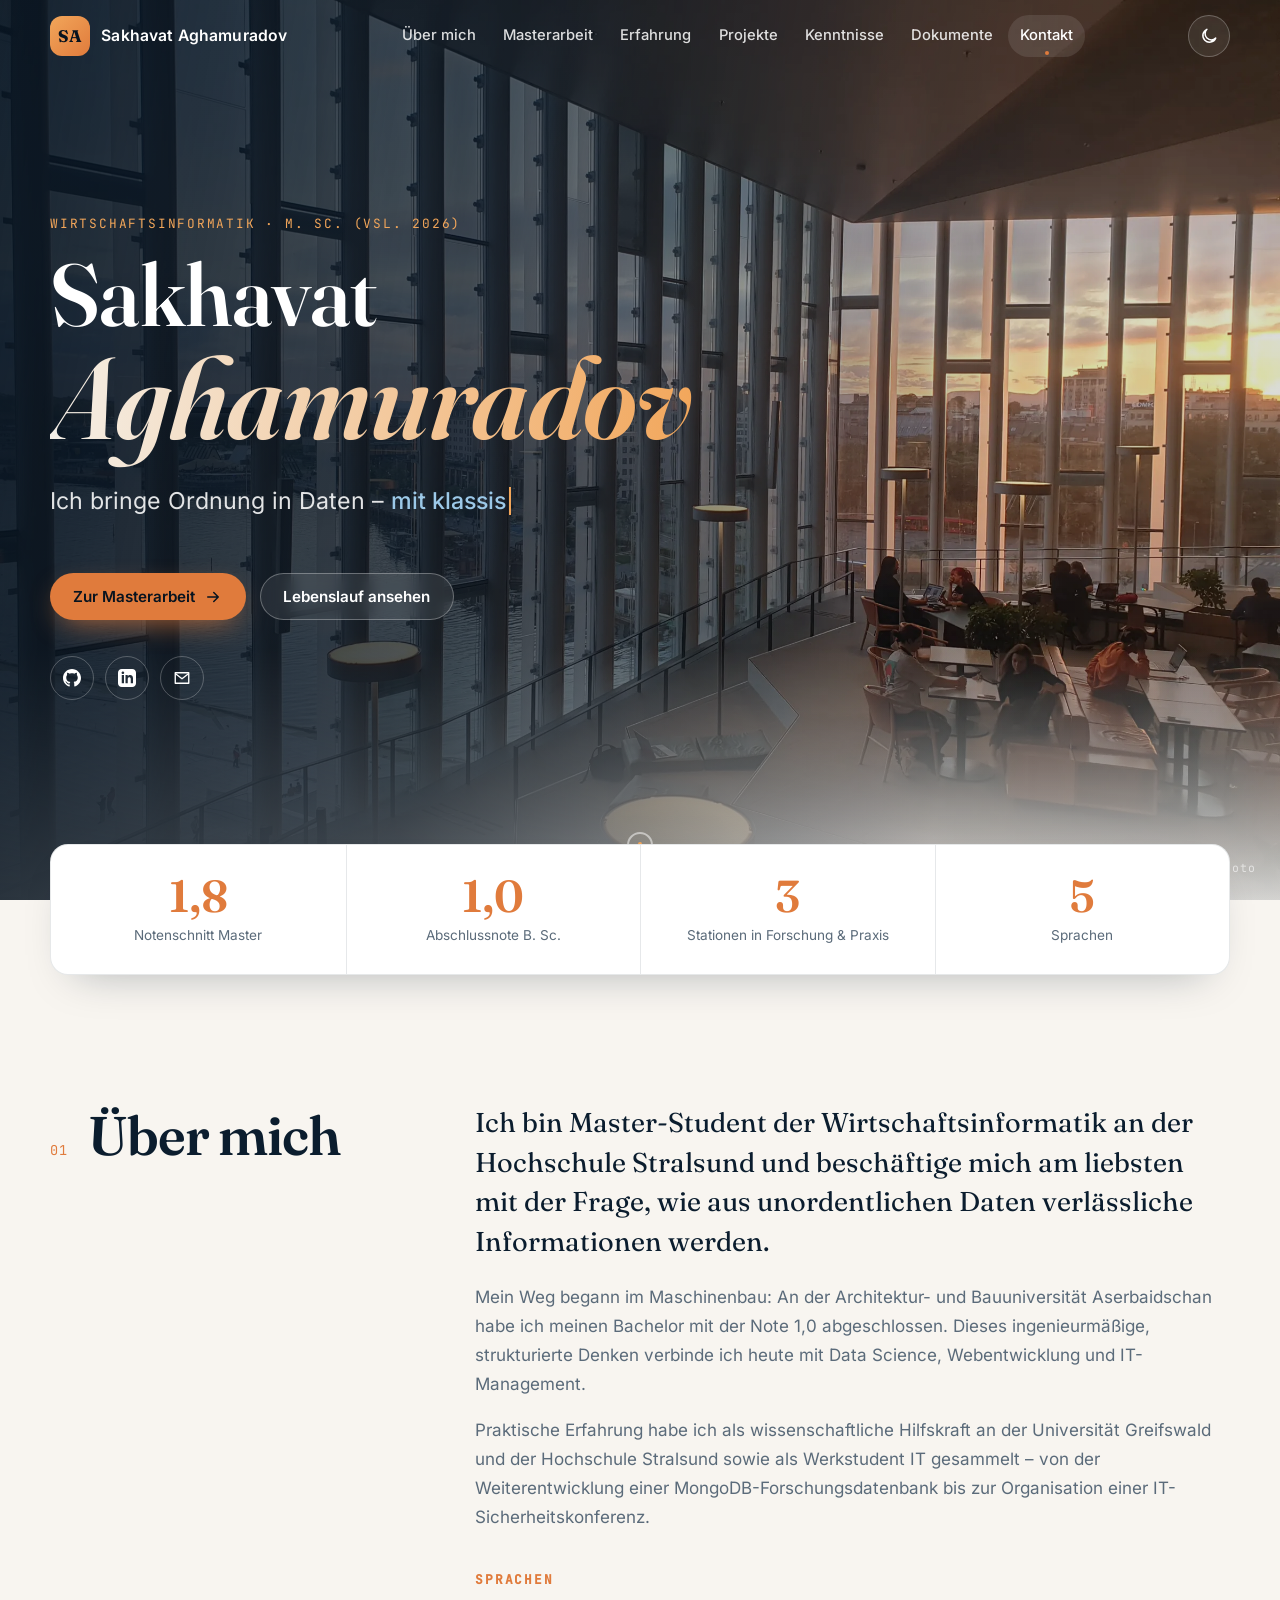
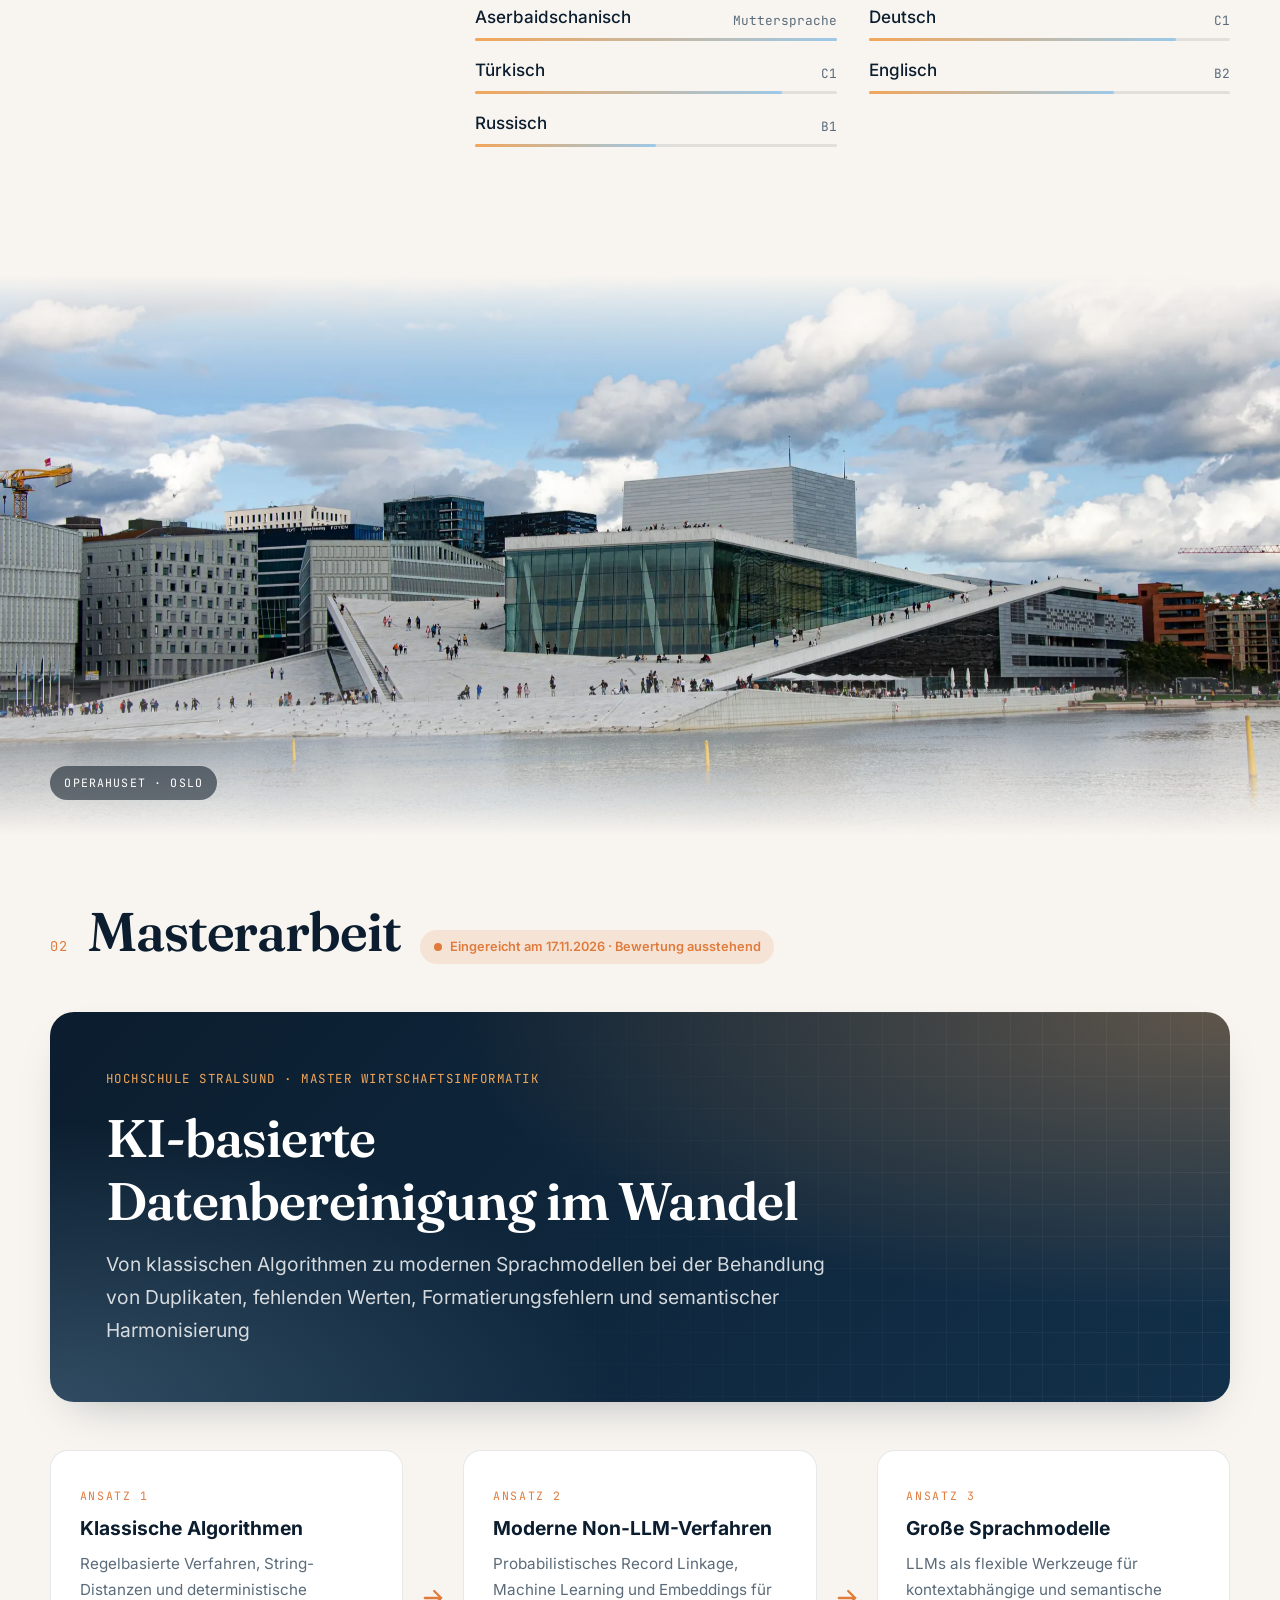
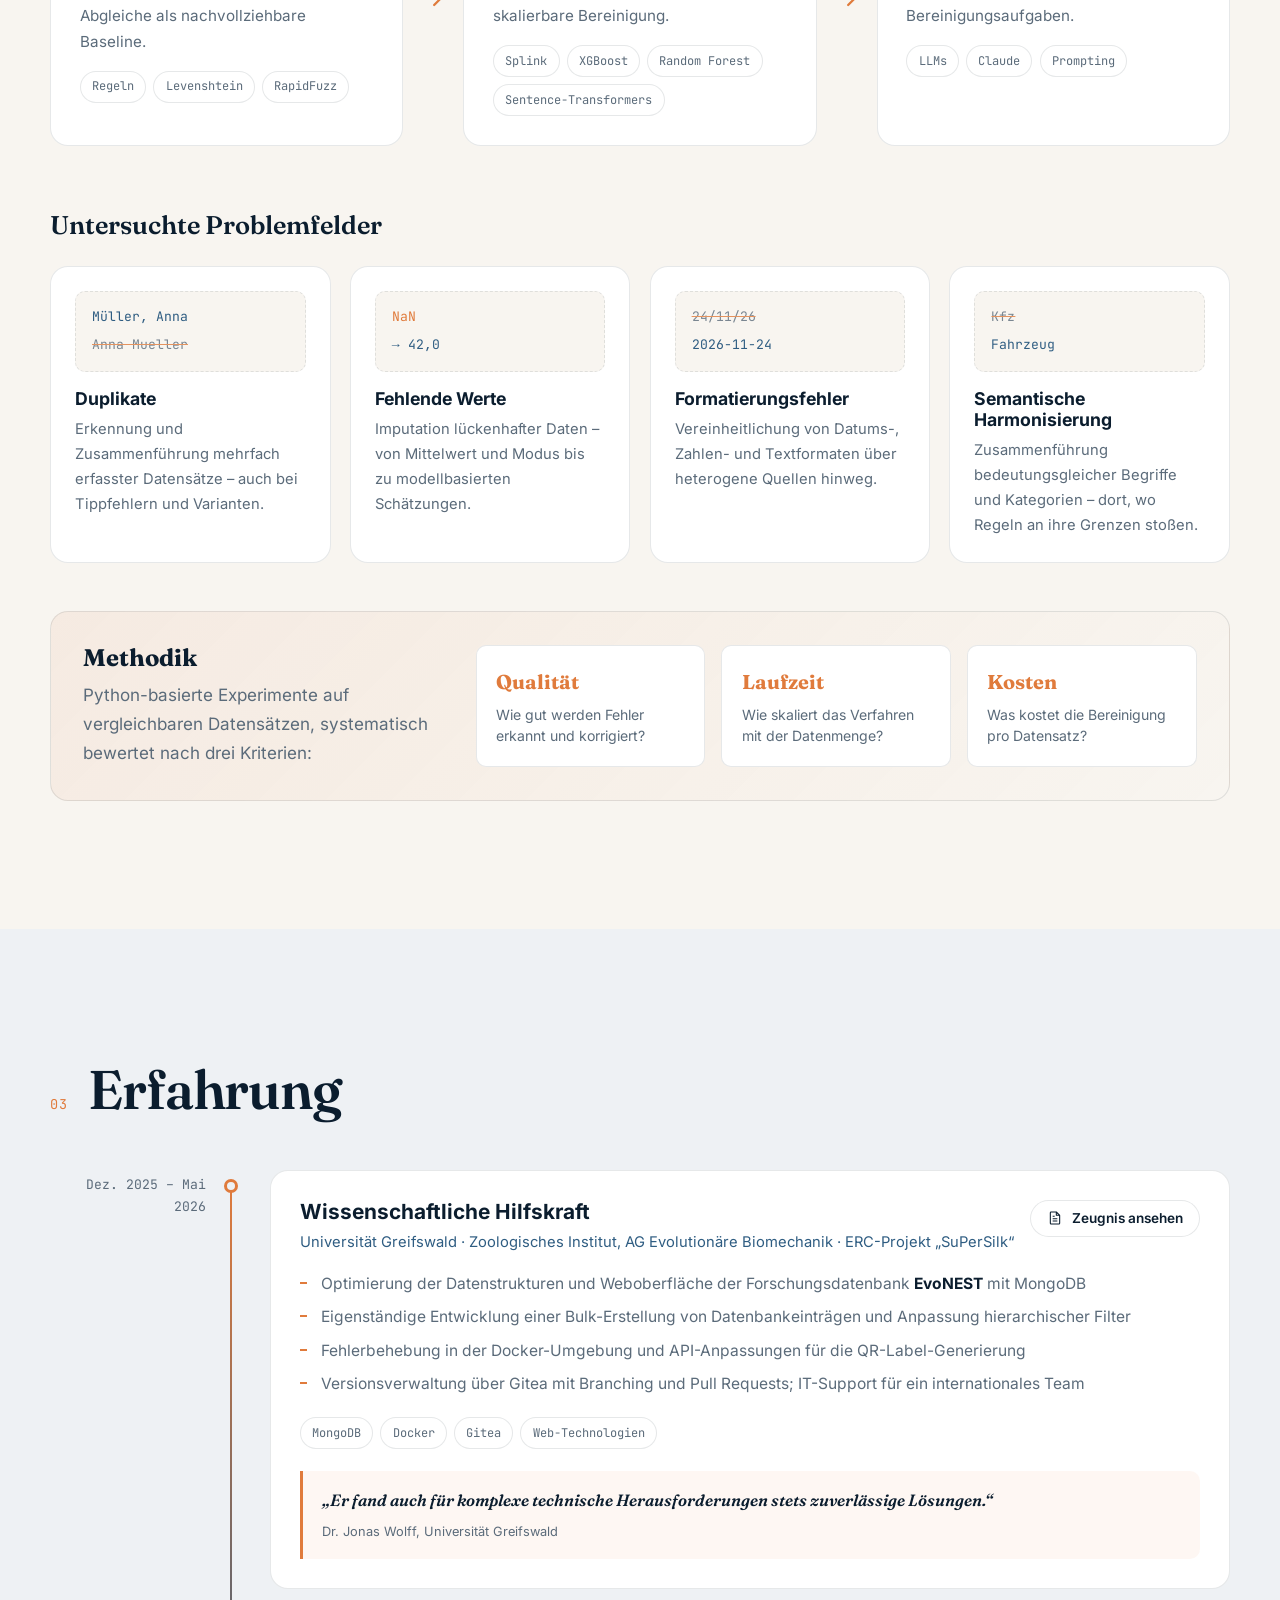
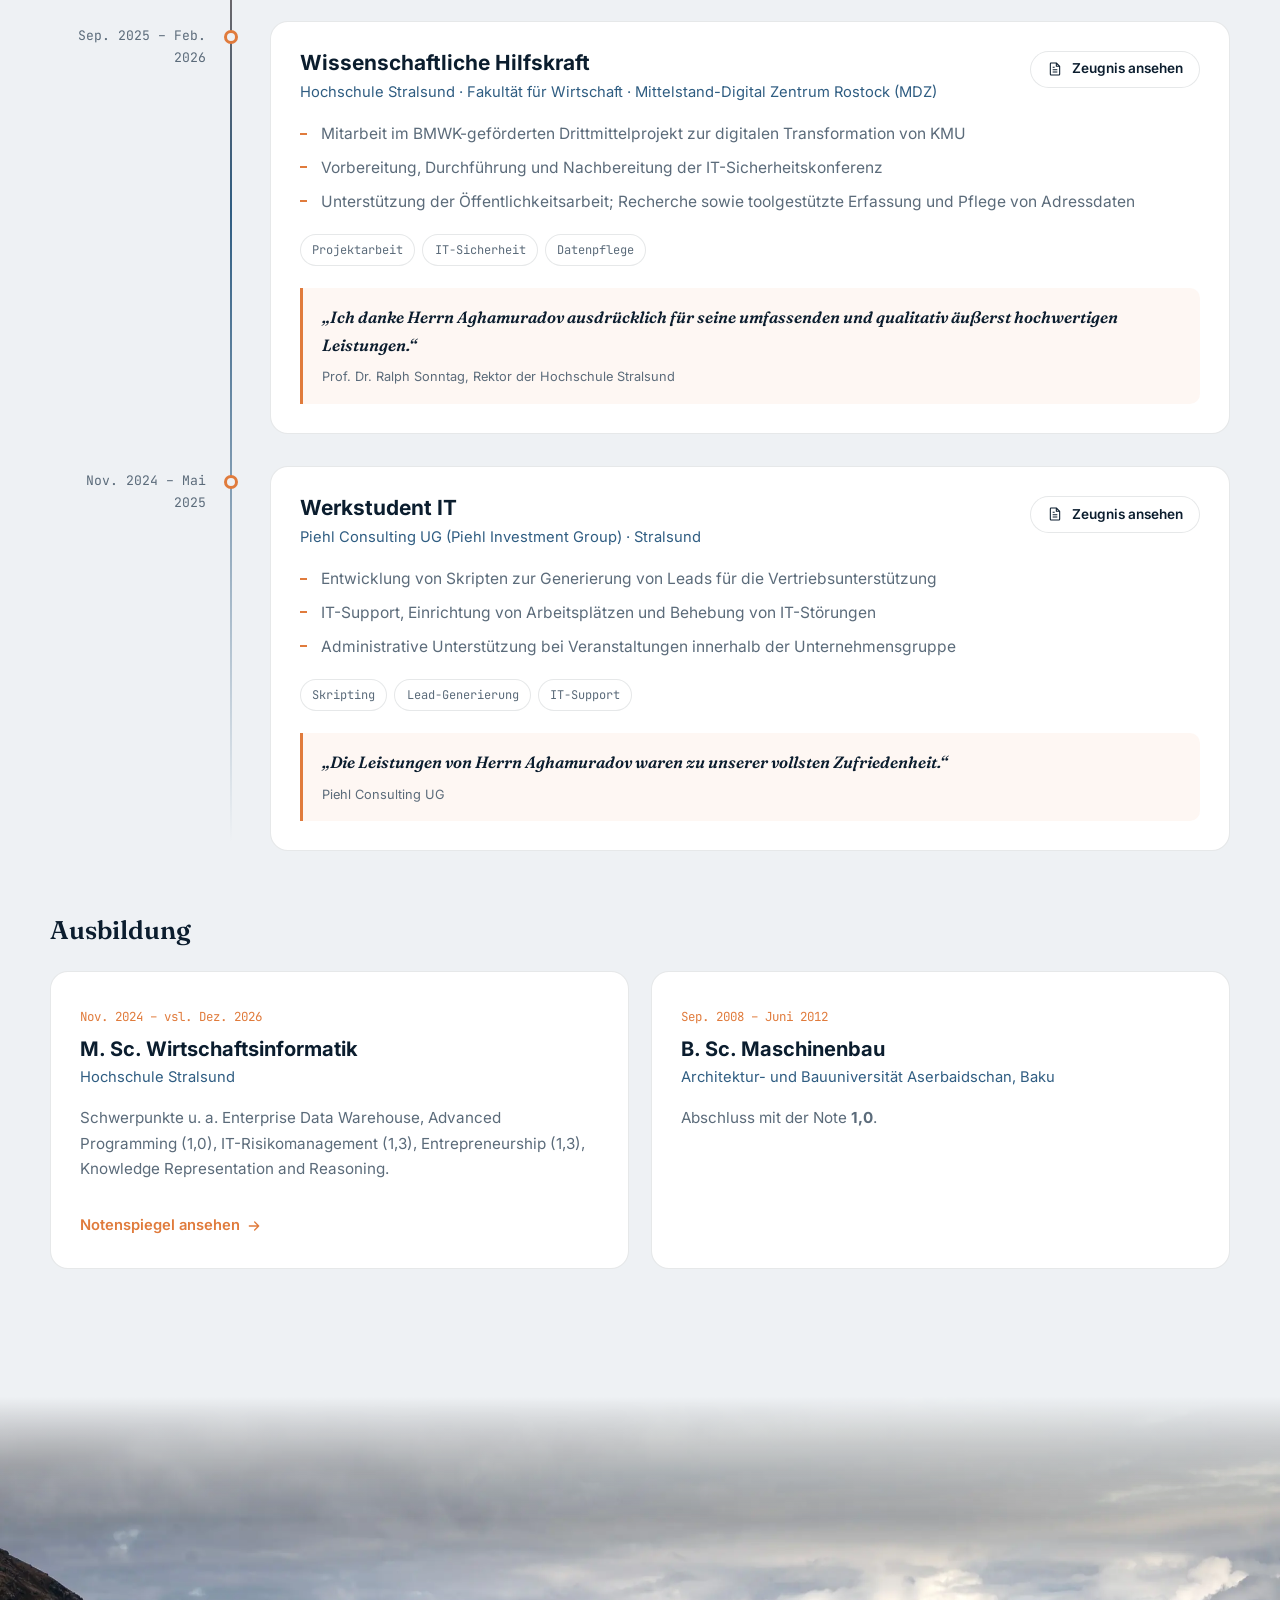
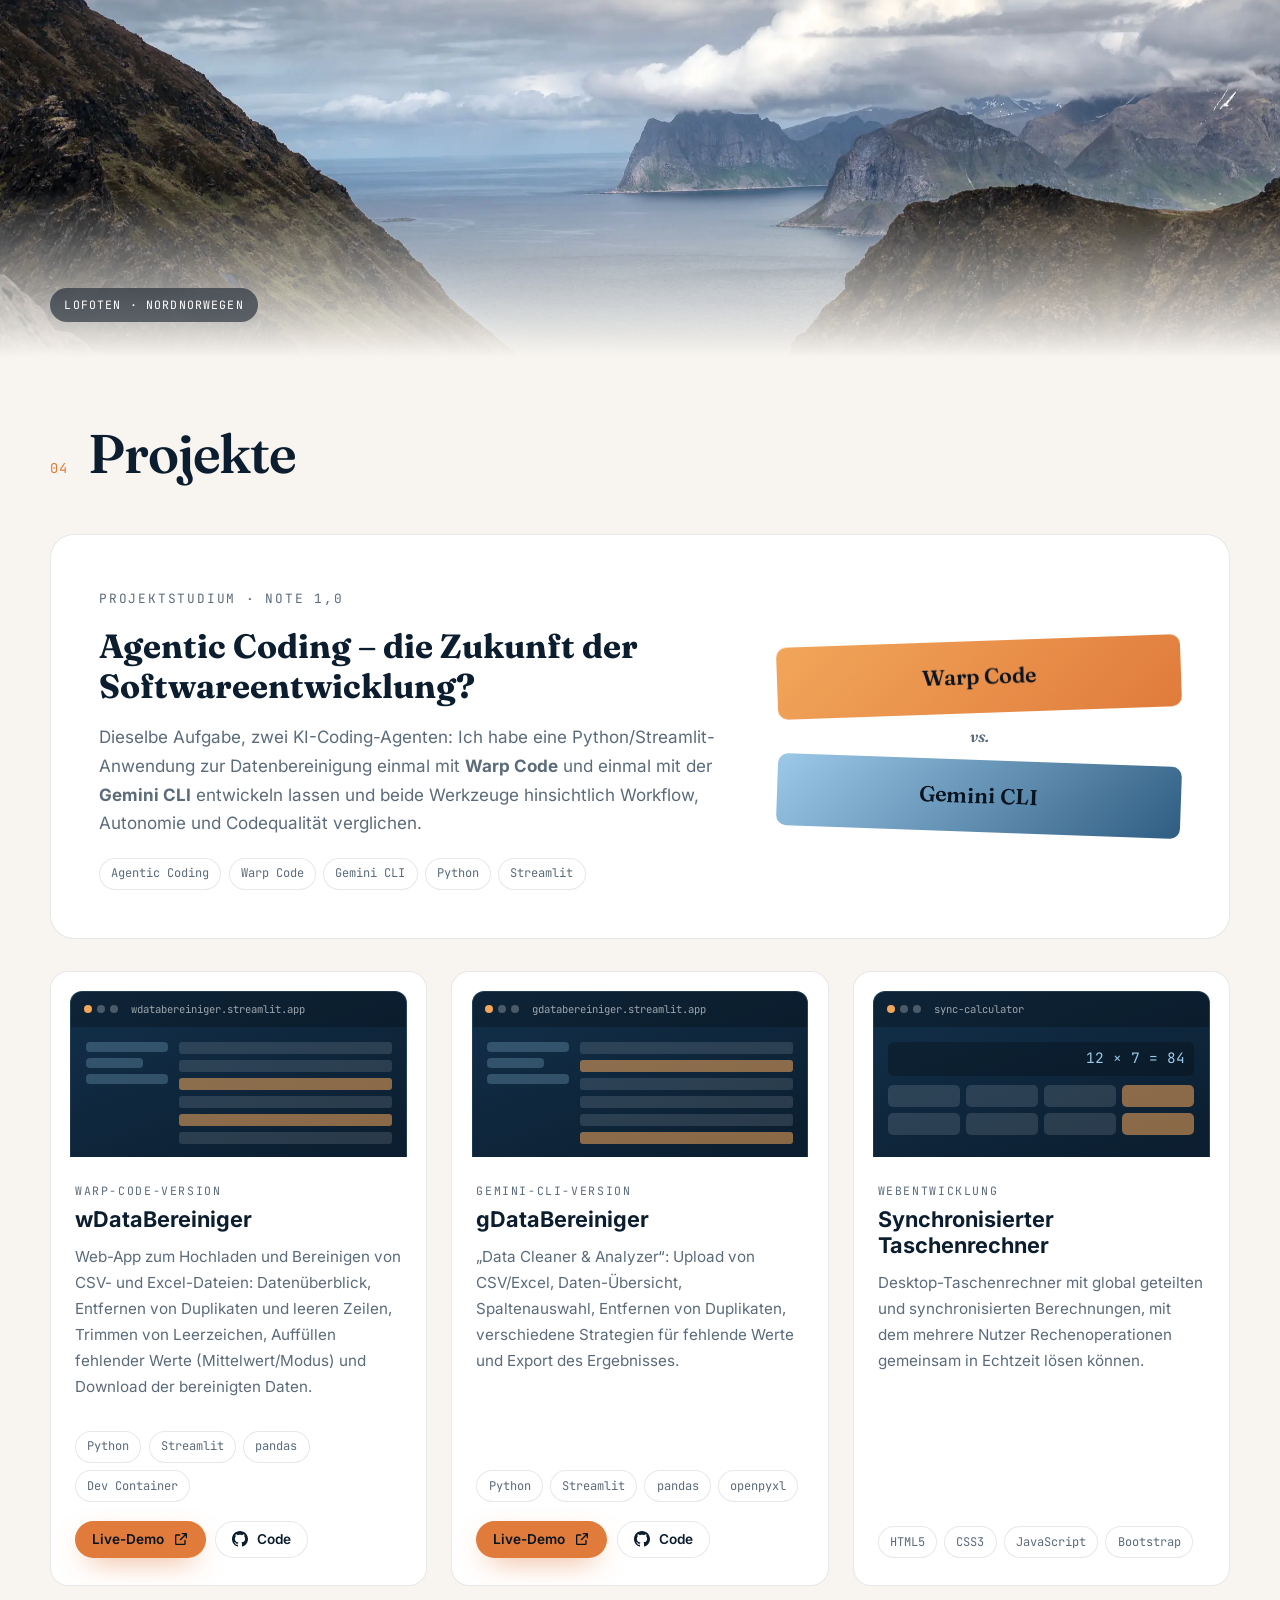
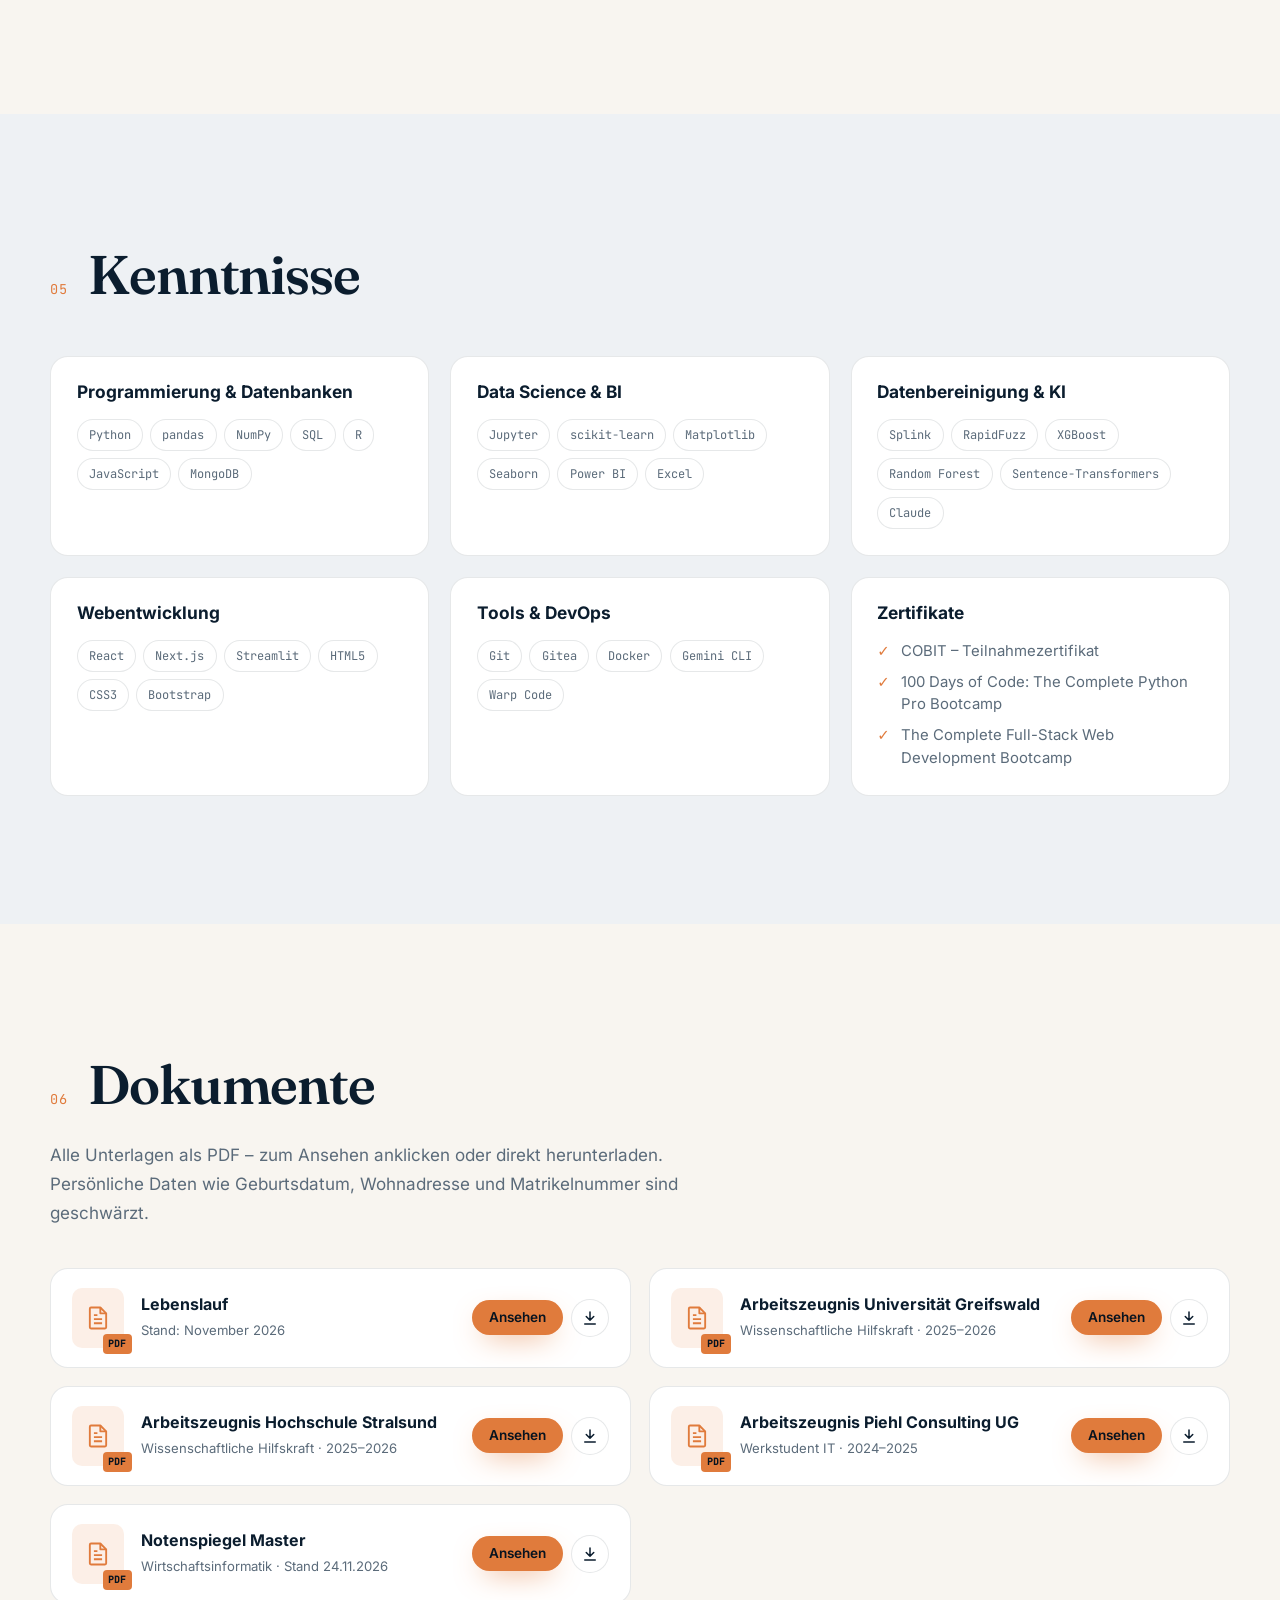
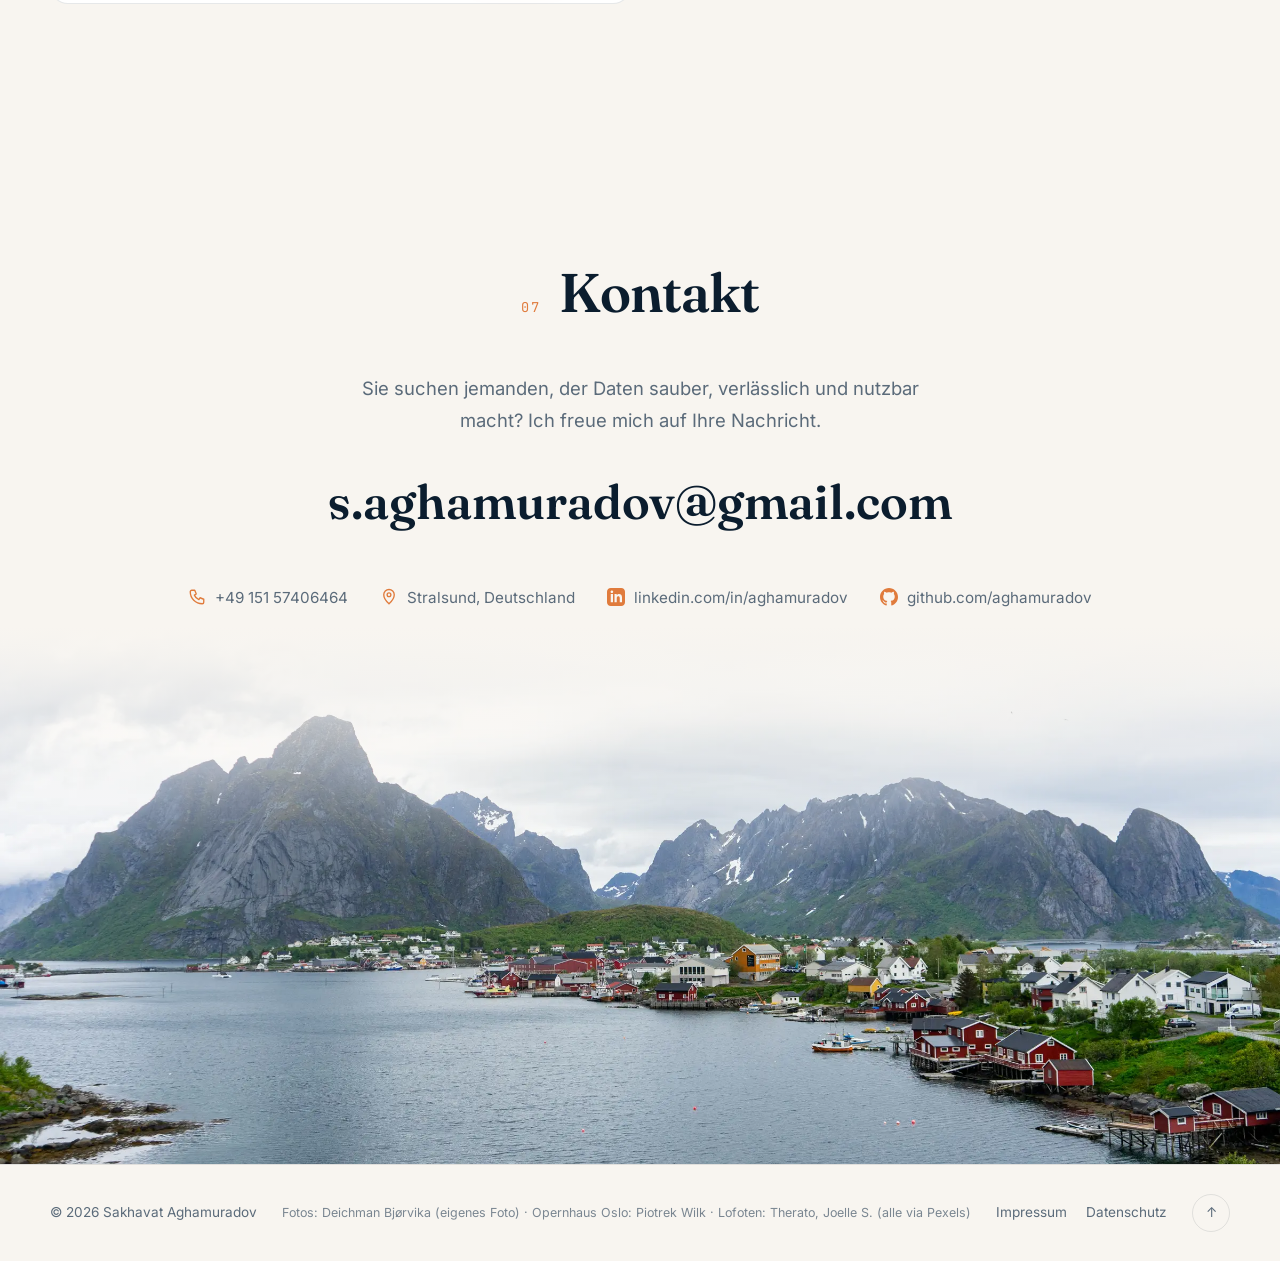
<file: index.html>
<!DOCTYPE html>
<html lang="de">
<head>
    <meta charset="UTF-8">
    <meta name="viewport" content="width=device-width, initial-scale=1.0">
    <title>Sakhavat Aghamuradov | Wirtschaftsinformatik · Datenbereinigung & KI</title>
    <meta name="description" content="Portfolio von Sakhavat Aghamuradov – Master-Student der Wirtschaftsinformatik an der Hochschule Stralsund mit Fokus auf KI-basierte Datenbereinigung, Data Science und Webentwicklung.">
    <meta name="author" content="Sakhavat Aghamuradov">
    <meta name="theme-color" content="#0b1d2e">
    <meta property="og:title" content="Sakhavat Aghamuradov – Portfolio">
    <meta property="og:description" content="Wirtschaftsinformatik · Datenbereinigung & KI · Data Science">
    <meta property="og:type" content="website">
    <meta property="og:url" content="https://aghamuradov.github.io/Portfolio/">
    <meta property="og:image" content="https://aghamuradov.github.io/Portfolio/assets/img/hero-sm.jpg">
    <link rel="icon" href="assets/img/favicon.svg" type="image/svg+xml">
    <link rel="stylesheet" href="fonts.css">
    <link rel="preload" as="image" href="assets/img/hero.webp" type="image/webp">
    <link rel="stylesheet" href="style.css">
    <script>
        (function () {
            var t = localStorage.getItem('theme');
            if (!t) t = window.matchMedia('(prefers-color-scheme: light)').matches ? 'light' : 'dark';
            document.documentElement.setAttribute('data-theme', t);
        })();
    </script>
</head>
<body>
    <a class="skip-link" href="#main">Zum Inhalt springen</a>

    <!-- Icons -->
    <svg width="0" height="0" style="position:absolute" aria-hidden="true">
        <defs>

            <symbol id="i-arrow" viewBox="0 0 24 24"><path fill="none" stroke="currentColor" stroke-width="2" stroke-linecap="round" stroke-linejoin="round" d="M5 12h14M13 6l6 6-6 6"/></symbol>
            <symbol id="i-external" viewBox="0 0 24 24"><path fill="none" stroke="currentColor" stroke-width="2" stroke-linecap="round" stroke-linejoin="round" d="M14 4h6v6M20 4l-9 9M18 14v5a1 1 0 0 1-1 1H5a1 1 0 0 1-1-1V7a1 1 0 0 1 1-1h5"/></symbol>
            <symbol id="i-download" viewBox="0 0 24 24"><path fill="none" stroke="currentColor" stroke-width="2" stroke-linecap="round" stroke-linejoin="round" d="M12 4v11M7 10l5 5 5-5M5 20h14"/></symbol>
            <symbol id="i-file" viewBox="0 0 24 24"><path fill="none" stroke="currentColor" stroke-width="1.6" stroke-linejoin="round" d="M14 3H6a1 1 0 0 0-1 1v16a1 1 0 0 0 1 1h12a1 1 0 0 0 1-1V8z"/><path fill="none" stroke="currentColor" stroke-width="1.6" stroke-linejoin="round" d="M14 3v5h5M8.5 13h7M8.5 16.5h7M8.5 9.5h3"/></symbol>
            <symbol id="i-github" viewBox="0 0 24 24"><path fill="currentColor" d="M12 0c-6.626 0-12 5.373-12 12 0 5.302 3.438 9.8 8.207 11.387.599.111.793-.261.793-.577v-2.234c-3.338.726-4.033-1.416-4.033-1.416-.546-1.387-1.333-1.756-1.333-1.756-1.089-.745.083-.729.083-.729 1.205.084 1.839 1.237 1.839 1.237 1.07 1.834 2.807 1.304 3.492.997.107-.775.418-1.305.762-1.604-2.665-.305-5.467-1.334-5.467-5.931 0-1.311.469-2.381 1.236-3.221-.124-.303-.535-1.524.117-3.176 0 0 1.008-.322 3.301 1.23.957-.266 1.983-.399 3.003-.404 1.02.005 2.047.138 3.006.404 2.291-1.552 3.297-1.23 3.297-1.23.653 1.653.242 2.874.118 3.176.77.84 1.235 1.911 1.235 3.221 0 4.609-2.807 5.624-5.479 5.921.43.372.823 1.102.823 2.222v3.293c0 .319.192.694.801.576 4.765-1.589 8.199-6.086 8.199-11.386 0-6.627-5.373-12-12-12z"/></symbol>
            <symbol id="i-linkedin" viewBox="0 0 24 24"><path fill="currentColor" d="M19 0h-14c-2.761 0-5 2.239-5 5v14c0 2.761 2.239 5 5 5h14c2.762 0 5-2.239 5-5v-14c0-2.761-2.238-5-5-5zm-11 19h-3v-11h3v11zm-1.5-12.268c-.966 0-1.75-.79-1.75-1.764s.784-1.764 1.75-1.764 1.75.79 1.75 1.764-.783 1.764-1.75 1.764zm13.5 12.268h-3v-5.604c0-3.368-4-3.113-4 0v5.604h-3v-11h3v1.765c1.396-2.586 7-2.777 7 2.476v6.759z"/></symbol>
            <symbol id="i-mail" viewBox="0 0 24 24"><path fill="none" stroke="currentColor" stroke-width="1.8" stroke-linejoin="round" d="M3 5h18v14H3z"/><path fill="none" stroke="currentColor" stroke-width="1.8" stroke-linejoin="round" d="m3 6 9 7 9-7"/></symbol>
            <symbol id="i-phone" viewBox="0 0 24 24"><path fill="none" stroke="currentColor" stroke-width="1.8" stroke-linejoin="round" d="M5 3h4l2 5-2.5 1.5a11 11 0 0 0 6 6L16 13l5 2v4a2 2 0 0 1-2 2A16 16 0 0 1 3 5a2 2 0 0 1 2-2"/></symbol>
            <symbol id="i-pin" viewBox="0 0 24 24"><path fill="none" stroke="currentColor" stroke-width="1.8" d="M12 21s-7-6.2-7-12a7 7 0 0 1 14 0c0 5.8-7 12-7 12z"/><circle cx="12" cy="9" r="2.5" fill="none" stroke="currentColor" stroke-width="1.8"/></symbol>
            <symbol id="i-sun" viewBox="0 0 24 24"><circle cx="12" cy="12" r="4.5" fill="none" stroke="currentColor" stroke-width="1.8"/><path stroke="currentColor" stroke-width="1.8" stroke-linecap="round" d="M12 2v2M12 20v2M4.9 4.9l1.4 1.4M17.7 17.7l1.4 1.4M2 12h2M20 12h2M4.9 19.1l1.4-1.4M17.7 6.3l1.4-1.4"/></symbol>
            <symbol id="i-moon" viewBox="0 0 24 24"><path fill="none" stroke="currentColor" stroke-width="1.8" stroke-linejoin="round" d="M20 14.5A8 8 0 1 1 9.5 4a6.5 6.5 0 0 0 10.5 10.5z"/></symbol>
        </defs>
    </svg>

    <!-- Navigation -->
    <header class="nav" id="nav">
        <div class="container nav-inner">
            <a href="#home" class="logo" aria-label="Zum Seitenanfang">
                <span class="logo-mark">SA</span>
                <span class="logo-text">Sakhavat Aghamuradov</span>
            </a>
            <nav class="nav-links" id="nav-links" aria-label="Hauptnavigation">
                <a href="#about">Über mich</a>
                <a href="#thesis">Masterarbeit</a>
                <a href="#experience">Erfahrung</a>
                <a href="#projects">Projekte</a>
                <a href="#skills">Kenntnisse</a>
                <a href="#documents">Dokumente</a>
                <a href="#contact">Kontakt</a>
            </nav>
            <div class="nav-actions">
                <button class="icon-btn" id="theme-toggle" type="button" aria-label="Farbschema wechseln">
                    <svg class="ic-sun"><use href="#i-sun"/></svg>
                    <svg class="ic-moon"><use href="#i-moon"/></svg>
                </button>
                <button class="icon-btn burger" id="burger" type="button" aria-label="Menü öffnen" aria-expanded="false" aria-controls="nav-links">
                    <span></span><span></span><span></span>
                </button>
            </div>
        </div>
        <div class="scroll-progress" id="scroll-progress"></div>
    </header>

    <main id="main">
        <!-- Hero: Blick aus der Deichman-Bibliothek auf den Oslofjord -->
        <section id="home" class="hero">
            <picture class="hero-bg">
                <source media="(max-width: 800px)" srcset="assets/img/hero-sm.webp" type="image/webp">
                <source srcset="assets/img/hero.webp" type="image/webp">
                <img src="assets/img/hero.jpg" alt="Blick aus der Deichman-Bibliothek in Oslo bei Sonnenuntergang auf den Oslofjord" fetchpriority="high">
            </picture>
            <div class="hero-shade"></div>

            <div class="container hero-content">
                <p class="eyebrow reveal">Wirtschaftsinformatik · M. Sc. (vsl. 2026)</p>
                <h1 class="hero-title reveal">
                    <span class="hero-first">Sakhavat</span>
                    <span class="hero-last">Aghamuradov</span>
                </h1>
                <p class="hero-sub reveal">
                    Ich bringe Ordnung in Daten&nbsp;–
                    <span class="typed" id="typed" aria-live="polite">mit klassischen Algorithmen.</span>
                </p>
                <div class="hero-cta reveal">
                    <a href="#thesis" class="btn btn-primary">Zur Masterarbeit <svg><use href="#i-arrow"/></svg></a>
                    <a href="assets/docs/Lebenslauf_Sakhavat_Aghamuradov.pdf" class="btn btn-ghost" data-doc data-title="Lebenslauf">Lebenslauf ansehen</a>
                </div>
                <ul class="hero-social reveal">
                    <li><a href="https://github.com/aghamuradov" target="_blank" rel="noopener" aria-label="GitHub"><svg><use href="#i-github"/></svg></a></li>
                    <li><a href="https://linkedin.com/in/aghamuradov" target="_blank" rel="noopener" aria-label="LinkedIn"><svg><use href="#i-linkedin"/></svg></a></li>
                    <li><a href="mailto:s.aghamuradov@gmail.com" aria-label="E-Mail"><svg><use href="#i-mail"/></svg></a></li>
                </ul>
            </div>

            <p class="hero-caption">Deichman Bjørvika, Oslo · eigenes Foto</p>
            <a href="#about" class="scroll-cue" aria-label="Nach unten scrollen"><span></span></a>
        </section>

        <!-- Kennzahlen -->
        <section class="stats" aria-label="Kennzahlen">
            <div class="container stats-grid">
                <div class="stat reveal"><span class="stat-num" data-count="1.8" data-decimals="1">1,8</span><span class="stat-label">Notenschnitt Master</span></div>
                <div class="stat reveal"><span class="stat-num" data-count="1.0" data-decimals="1">1,0</span><span class="stat-label">Abschlussnote B. Sc.</span></div>
                <div class="stat reveal"><span class="stat-num" data-count="3">3</span><span class="stat-label">Stationen in Forschung &amp; Praxis</span></div>
                <div class="stat reveal"><span class="stat-num" data-count="5">5</span><span class="stat-label">Sprachen</span></div>
            </div>
        </section>

        <!-- Über mich -->
        <section id="about" class="section">
            <div class="container about-grid">
                <div class="section-head reveal">
                    <span class="section-index">01</span>
                    <h2>Über mich</h2>
                </div>
                <div class="about-text reveal">
                    <p class="lead">Ich bin Master-Student der Wirtschaftsinformatik an der Hochschule Stralsund und beschäftige mich am liebsten mit der Frage, wie aus unordentlichen Daten verlässliche Informationen werden.</p>
                    <p>Mein Weg begann im Maschinenbau: An der Architektur- und Bauuniversität Aserbaidschan habe ich meinen Bachelor mit der Note 1,0 abgeschlossen. Dieses ingenieurmäßige, strukturierte Denken verbinde ich heute mit Data Science, Webentwicklung und IT-Management.</p>
                    <p>Praktische Erfahrung habe ich als wissenschaftliche Hilfskraft an der Universität Greifswald und der Hochschule Stralsund sowie als Werkstudent IT gesammelt – von der Weiterentwicklung einer MongoDB-Forschungsdatenbank bis zur Organisation einer IT-Sicherheitskonferenz.</p>
                    <div class="languages">
                        <h3>Sprachen</h3>
                        <ul class="lang-list">
                            <li style="--w:100%"><span>Aserbaidschanisch</span><span class="lvl">Muttersprache</span></li>
                            <li style="--w:85%"><span>Deutsch</span><span class="lvl">C1</span></li>
                            <li style="--w:85%"><span>Türkisch</span><span class="lvl">C1</span></li>
                            <li style="--w:68%"><span>Englisch</span><span class="lvl">B2</span></li>
                            <li style="--w:50%"><span>Russisch</span><span class="lvl">B1</span></li>
                        </ul>
                    </div>
                </div>
            </div>
        </section>

        <!-- Fotoband: Oslo Opernhaus -->
        <figure class="photo-band">
            <picture>
                <source media="(max-width: 800px)" srcset="assets/img/oslo-opera-sm.webp" type="image/webp">
                <source srcset="assets/img/oslo-opera.webp" type="image/webp">
                <img src="assets/img/oslo-opera.jpg" alt="Das Opernhaus in Oslo mit seinem begehbaren Marmordach am Oslofjord" loading="lazy" decoding="async" data-parallax>
            </picture>
            <figcaption class="container"><span>Operahuset · Oslo</span></figcaption>
        </figure>

        <!-- Masterarbeit -->
        <section id="thesis" class="section section-thesis">
            <div class="container">
                <div class="section-head reveal">
                    <span class="section-index">02</span>
                    <h2>Masterarbeit</h2>
                    <span class="badge badge-live"><i></i> Eingereicht am 17.11.2026 · Bewertung ausstehend</span>
                </div>

                <div class="thesis-hero reveal">
                    <p class="thesis-kicker">Hochschule Stralsund · Master Wirtschaftsinformatik</p>
                    <h3 class="thesis-title">KI-basierte Datenbereinigung im Wandel</h3>
                    <p class="thesis-subtitle">Von klassischen Algorithmen zu modernen Sprachmodellen bei der Behandlung von Duplikaten, fehlenden Werten, Formatierungsfehlern und semantischer Harmonisierung</p>
                </div>

                <div class="thesis-flow">
                    <div class="flow-col reveal">
                        <span class="flow-step">Ansatz 1</span>
                        <h4>Klassische Algorithmen</h4>
                        <p>Regelbasierte Verfahren, String-Distanzen und deterministische Abgleiche als nachvollziehbare Baseline.</p>
                        <ul class="chips"><li>Regeln</li><li>Levenshtein</li><li>RapidFuzz</li></ul>
                    </div>
                    <div class="flow-arrow" aria-hidden="true"><svg><use href="#i-arrow"/></svg></div>
                    <div class="flow-col reveal">
                        <span class="flow-step">Ansatz 2</span>
                        <h4>Moderne Non-LLM-Verfahren</h4>
                        <p>Probabilistisches Record Linkage, Machine Learning und Embeddings für skalierbare Bereinigung.</p>
                        <ul class="chips"><li>Splink</li><li>XGBoost</li><li>Random Forest</li><li>Sentence-Transformers</li></ul>
                    </div>
                    <div class="flow-arrow" aria-hidden="true"><svg><use href="#i-arrow"/></svg></div>
                    <div class="flow-col reveal">
                        <span class="flow-step">Ansatz 3</span>
                        <h4>Große Sprachmodelle</h4>
                        <p>LLMs als flexible Werkzeuge für kontextabhängige und semantische Bereinigungsaufgaben.</p>
                        <ul class="chips"><li>LLMs</li><li>Claude</li><li>Prompting</li></ul>
                    </div>
                </div>

                <h4 class="sub-head reveal">Untersuchte Problemfelder</h4>
                <div class="problem-grid">
                    <article class="problem reveal">
                        <div class="problem-demo" aria-hidden="true"><span>Müller, Anna</span><span class="strike">Anna Mueller</span></div>
                        <h5>Duplikate</h5>
                        <p>Erkennung und Zusammenführung mehrfach erfasster Datensätze – auch bei Tippfehlern und Varianten.</p>
                    </article>
                    <article class="problem reveal">
                        <div class="problem-demo" aria-hidden="true"><span class="ghost">NaN</span><span>→ 42,0</span></div>
                        <h5>Fehlende Werte</h5>
                        <p>Imputation lückenhafter Daten – von Mittelwert und Modus bis zu modellbasierten Schätzungen.</p>
                    </article>
                    <article class="problem reveal">
                        <div class="problem-demo" aria-hidden="true"><span class="strike">24/11/26</span><span>2026-11-24</span></div>
                        <h5>Formatierungsfehler</h5>
                        <p>Vereinheitlichung von Datums-, Zahlen- und Textformaten über heterogene Quellen hinweg.</p>
                    </article>
                    <article class="problem reveal">
                        <div class="problem-demo" aria-hidden="true"><span class="strike">Kfz</span><span>Fahrzeug</span></div>
                        <h5>Semantische Harmonisierung</h5>
                        <p>Zusammenführung bedeutungsgleicher Begriffe und Kategorien – dort, wo Regeln an ihre Grenzen stoßen.</p>
                    </article>
                </div>

                <div class="thesis-eval reveal">
                    <div>
                        <h4>Methodik</h4>
                        <p>Python-basierte Experimente auf vergleichbaren Datensätzen, systematisch bewertet nach drei Kriterien:</p>
                    </div>
                    <ul class="eval-list">
                        <li><strong>Qualität</strong><span>Wie gut werden Fehler erkannt und korrigiert?</span></li>
                        <li><strong>Laufzeit</strong><span>Wie skaliert das Verfahren mit der Datenmenge?</span></li>
                        <li><strong>Kosten</strong><span>Was kostet die Bereinigung pro Datensatz?</span></li>
                    </ul>
                </div>
            </div>
        </section>

        <!-- Erfahrung -->
        <section id="experience" class="section section-alt">
            <div class="container">
                <div class="section-head reveal">
                    <span class="section-index">03</span>
                    <h2>Erfahrung</h2>
                </div>

                <ol class="timeline">
                    <li class="tl-item reveal">
                        <div class="tl-date">Dez. 2025 – Mai 2026</div>
                        <div class="tl-card">
                            <div class="tl-head">
                                <div>
                                    <h3>Wissenschaftliche Hilfskraft</h3>
                                    <p class="tl-org">Universität Greifswald · Zoologisches Institut, AG Evolutionäre Biomechanik · ERC-Projekt „SuPerSilk“</p>
                                </div>
                                <a href="assets/docs/Arbeitszeugnis_Universitaet_Greifswald.pdf" class="btn btn-small btn-ghost" data-doc data-title="Arbeitszeugnis – Universität Greifswald"><svg><use href="#i-file"/></svg> Zeugnis ansehen</a>
                            </div>
                            <ul class="tl-list">
                                <li>Optimierung der Datenstrukturen und Weboberfläche der Forschungsdatenbank <strong>EvoNEST</strong> mit MongoDB</li>
                                <li>Eigenständige Entwicklung einer Bulk-Erstellung von Datenbankeinträgen und Anpassung hierarchischer Filter</li>
                                <li>Fehlerbehebung in der Docker-Umgebung und API-Anpassungen für die QR-Label-Generierung</li>
                                <li>Versionsverwaltung über Gitea mit Branching und Pull Requests; IT-Support für ein internationales Team</li>
                            </ul>
                            <ul class="chips"><li>MongoDB</li><li>Docker</li><li>Gitea</li><li>Web-Technologien</li></ul>
                            <blockquote class="quote">„Er fand auch für komplexe technische Herausforderungen stets zuverlässige Lösungen.“<cite>Dr. Jonas Wolff, Universität Greifswald</cite></blockquote>
                        </div>
                    </li>

                    <li class="tl-item reveal">
                        <div class="tl-date">Sep. 2025 – Feb. 2026</div>
                        <div class="tl-card">
                            <div class="tl-head">
                                <div>
                                    <h3>Wissenschaftliche Hilfskraft</h3>
                                    <p class="tl-org">Hochschule Stralsund · Fakultät für Wirtschaft · Mittelstand-Digital Zentrum Rostock (MDZ)</p>
                                </div>
                                <a href="assets/docs/Arbeitszeugnis_Hochschule_Stralsund.pdf" class="btn btn-small btn-ghost" data-doc data-title="Arbeitszeugnis – Hochschule Stralsund"><svg><use href="#i-file"/></svg> Zeugnis ansehen</a>
                            </div>
                            <ul class="tl-list">
                                <li>Mitarbeit im BMWK-geförderten Drittmittelprojekt zur digitalen Transformation von KMU</li>
                                <li>Vorbereitung, Durchführung und Nachbereitung der IT-Sicherheitskonferenz</li>
                                <li>Unterstützung der Öffentlichkeitsarbeit; Recherche sowie toolgestützte Erfassung und Pflege von Adressdaten</li>
                            </ul>
                            <ul class="chips"><li>Projektarbeit</li><li>IT-Sicherheit</li><li>Datenpflege</li></ul>
                            <blockquote class="quote">„Ich danke Herrn Aghamuradov ausdrücklich für seine umfassenden und qualitativ äußerst hochwertigen Leistungen.“<cite>Prof. Dr. Ralph Sonntag, Rektor der Hochschule Stralsund</cite></blockquote>
                        </div>
                    </li>

                    <li class="tl-item reveal">
                        <div class="tl-date">Nov. 2024 – Mai 2025</div>
                        <div class="tl-card">
                            <div class="tl-head">
                                <div>
                                    <h3>Werkstudent IT</h3>
                                    <p class="tl-org">Piehl Consulting UG (Piehl Investment Group) · Stralsund</p>
                                </div>
                                <a href="assets/docs/Arbeitszeugnis_Piehl_Consulting.pdf" class="btn btn-small btn-ghost" data-doc data-title="Arbeitszeugnis – Piehl Consulting UG"><svg><use href="#i-file"/></svg> Zeugnis ansehen</a>
                            </div>
                            <ul class="tl-list">
                                <li>Entwicklung von Skripten zur Generierung von Leads für die Vertriebsunterstützung</li>
                                <li>IT-Support, Einrichtung von Arbeitsplätzen und Behebung von IT-Störungen</li>
                                <li>Administrative Unterstützung bei Veranstaltungen innerhalb der Unternehmensgruppe</li>
                            </ul>
                            <ul class="chips"><li>Skripting</li><li>Lead-Generierung</li><li>IT-Support</li></ul>
                            <blockquote class="quote">„Die Leistungen von Herrn Aghamuradov waren zu unserer vollsten Zufriedenheit.“<cite>Piehl Consulting UG</cite></blockquote>
                        </div>
                    </li>
                </ol>

                <h3 class="sub-head reveal">Ausbildung</h3>
                <div class="edu-grid">
                    <article class="edu reveal">
                        <span class="edu-date">Nov. 2024 – vsl. Dez. 2026</span>
                        <h4>M. Sc. Wirtschaftsinformatik</h4>
                        <p class="tl-org">Hochschule Stralsund</p>
                        <p>Schwerpunkte u. a. Enterprise Data Warehouse, Advanced Programming (1,0), IT-Risikomanagement (1,3), Entrepreneurship (1,3), Knowledge Representation and Reasoning.</p>
                        <a href="assets/docs/Notenspiegel_Master_Wirtschaftsinformatik.pdf" class="link-arrow" data-doc data-title="Notenspiegel – Master Wirtschaftsinformatik">Notenspiegel ansehen <svg><use href="#i-arrow"/></svg></a>
                    </article>
                    <article class="edu reveal">
                        <span class="edu-date">Sep. 2008 – Juni 2012</span>
                        <h4>B. Sc. Maschinenbau</h4>
                        <p class="tl-org">Architektur- und Bauuniversität Aserbaidschan, Baku</p>
                        <p>Abschluss mit der Note <strong>1,0</strong>.</p>
                    </article>
                </div>
            </div>
        </section>

        <!-- Fotoband: Lofoten -->
        <figure class="photo-band from-alt">
            <picture>
                <source media="(max-width: 800px)" srcset="assets/img/lofoten-fjord-sm.webp" type="image/webp">
                <source srcset="assets/img/lofoten-fjord.webp" type="image/webp">
                <img src="assets/img/lofoten-fjord.jpg" alt="Blick zwischen grünen Berghängen auf das Meer und die Felsen der Lofoten" loading="lazy" decoding="async" data-parallax>
            </picture>
            <figcaption class="container"><span>Lofoten · Nordnorwegen</span></figcaption>
        </figure>

        <!-- Projekte -->
        <section id="projects" class="section">
            <div class="container">
                <div class="section-head reveal">
                    <span class="section-index">04</span>
                    <h2>Projekte</h2>
                </div>

                <article class="project-feature reveal">
                    <div class="pf-text">
                        <p class="eyebrow">Projektstudium · Note 1,0</p>
                        <h3>Agentic Coding – die Zukunft der Softwareentwicklung?</h3>
                        <p>Dieselbe Aufgabe, zwei KI-Coding-Agenten: Ich habe eine Python/Streamlit-Anwendung zur Datenbereinigung einmal mit <strong>Warp Code</strong> und einmal mit der <strong>Gemini CLI</strong> entwickeln lassen und beide Werkzeuge hinsichtlich Workflow, Autonomie und Codequalität verglichen.</p>
                        <ul class="chips"><li>Agentic Coding</li><li>Warp Code</li><li>Gemini CLI</li><li>Python</li><li>Streamlit</li></ul>
                    </div>
                    <div class="pf-versus" aria-hidden="true">
                        <span class="vs-a">Warp Code</span>
                        <span class="vs-x">vs.</span>
                        <span class="vs-b">Gemini CLI</span>
                    </div>
                </article>

                <div class="project-grid">
                    <article class="project reveal">
                        <div class="project-window" aria-hidden="true">
                            <div class="pw-bar"><i></i><i></i><i></i><span>wdatabereiniger.streamlit.app</span></div>
                            <div class="pw-body">
                                <div class="pw-side"><b></b><b></b><b></b></div>
                                <div class="pw-table"><b></b><b></b><b class="bad"></b><b></b><b class="bad"></b><b></b></div>
                            </div>
                        </div>
                        <div class="project-body">
                            <p class="eyebrow">Warp-Code-Version</p>
                            <h3>wDataBereiniger</h3>
                            <p>Web-App zum Hochladen und Bereinigen von CSV- und Excel-Dateien: Datenüberblick, Entfernen von Duplikaten und leeren Zeilen, Trimmen von Leerzeichen, Auffüllen fehlender Werte (Mittelwert/Modus) und Download der bereinigten Daten.</p>
                            <ul class="chips"><li>Python</li><li>Streamlit</li><li>pandas</li><li>Dev Container</li></ul>
                            <div class="project-links">
                                <a class="btn btn-primary btn-small" href="https://wdatabereiniger.streamlit.app/" target="_blank" rel="noopener">Live-Demo <svg><use href="#i-external"/></svg></a>
                                <a class="btn btn-ghost btn-small" href="https://github.com/aghamuradov/wDataBereiniger" target="_blank" rel="noopener"><svg><use href="#i-github"/></svg> Code</a>
                            </div>
                        </div>
                    </article>

                    <article class="project reveal">
                        <div class="project-window" aria-hidden="true">
                            <div class="pw-bar"><i></i><i></i><i></i><span>gdatabereiniger.streamlit.app</span></div>
                            <div class="pw-body">
                                <div class="pw-side"><b></b><b></b><b></b></div>
                                <div class="pw-table"><b></b><b class="bad"></b><b></b><b></b><b></b><b class="bad"></b></div>
                            </div>
                        </div>
                        <div class="project-body">
                            <p class="eyebrow">Gemini-CLI-Version</p>
                            <h3>gDataBereiniger</h3>
                            <p>„Data Cleaner &amp; Analyzer“: Upload von CSV/Excel, Daten-Übersicht, Spaltenauswahl, Entfernen von Duplikaten, verschiedene Strategien für fehlende Werte und Export des Ergebnisses.</p>
                            <ul class="chips"><li>Python</li><li>Streamlit</li><li>pandas</li><li>openpyxl</li></ul>
                            <div class="project-links">
                                <a class="btn btn-primary btn-small" href="https://gdatabereiniger.streamlit.app/" target="_blank" rel="noopener">Live-Demo <svg><use href="#i-external"/></svg></a>
                                <a class="btn btn-ghost btn-small" href="https://github.com/aghamuradov/gDataBereiniger" target="_blank" rel="noopener"><svg><use href="#i-github"/></svg> Code</a>
                            </div>
                        </div>
                    </article>

                    <article class="project reveal">
                        <div class="project-window calc" aria-hidden="true">
                            <div class="pw-bar"><i></i><i></i><i></i><span>sync-calculator</span></div>
                            <div class="pw-calc"><span class="calc-screen">12 × 7 = 84</span><span class="calc-keys"><b></b><b></b><b></b><b></b><b></b><b></b><b></b><b></b></span></div>
                        </div>
                        <div class="project-body">
                            <p class="eyebrow">Webentwicklung</p>
                            <h3>Synchronisierter Taschenrechner</h3>
                            <p>Desktop-Taschenrechner mit global geteilten und synchronisierten Berechnungen, mit dem mehrere Nutzer Rechenoperationen gemeinsam in Echtzeit lösen können.</p>
                            <ul class="chips"><li>HTML5</li><li>CSS3</li><li>JavaScript</li><li>Bootstrap</li></ul>
                        </div>
                    </article>
                </div>
            </div>
        </section>

        <!-- Kenntnisse -->
        <section id="skills" class="section section-alt">
            <div class="container">
                <div class="section-head reveal">
                    <span class="section-index">05</span>
                    <h2>Kenntnisse</h2>
                </div>
                <div class="skills-grid">
                    <div class="skill reveal">
                        <h3>Programmierung &amp; Datenbanken</h3>
                        <ul class="chips"><li>Python</li><li>pandas</li><li>NumPy</li><li>SQL</li><li>R</li><li>JavaScript</li><li>MongoDB</li></ul>
                    </div>
                    <div class="skill reveal">
                        <h3>Data Science &amp; BI</h3>
                        <ul class="chips"><li>Jupyter</li><li>scikit-learn</li><li>Matplotlib</li><li>Seaborn</li><li>Power BI</li><li>Excel</li></ul>
                    </div>
                    <div class="skill reveal">
                        <h3>Datenbereinigung &amp; KI</h3>
                        <ul class="chips"><li>Splink</li><li>RapidFuzz</li><li>XGBoost</li><li>Random Forest</li><li>Sentence-Transformers</li><li>Claude</li></ul>
                    </div>
                    <div class="skill reveal">
                        <h3>Webentwicklung</h3>
                        <ul class="chips"><li>React</li><li>Next.js</li><li>Streamlit</li><li>HTML5</li><li>CSS3</li><li>Bootstrap</li></ul>
                    </div>
                    <div class="skill reveal">
                        <h3>Tools &amp; DevOps</h3>
                        <ul class="chips"><li>Git</li><li>Gitea</li><li>Docker</li><li>Gemini CLI</li><li>Warp Code</li></ul>
                    </div>
                    <div class="skill reveal">
                        <h3>Zertifikate</h3>
                        <ul class="cert-list">
                            <li>COBIT – Teilnahmezertifikat</li>
                            <li>100 Days of Code: The Complete Python Pro Bootcamp</li>
                            <li>The Complete Full-Stack Web Development Bootcamp</li>
                        </ul>
                    </div>
                </div>
            </div>
        </section>

        <!-- Dokumente -->
        <section id="documents" class="section section-docs">
            <div class="container">
                <div class="section-head reveal">
                    <span class="section-index">06</span>
                    <h2>Dokumente</h2>
                </div>
                <p class="section-intro reveal">Alle Unterlagen als PDF – zum Ansehen anklicken oder direkt herunterladen. Persönliche Daten wie Geburtsdatum, Wohnadresse und Matrikelnummer sind geschwärzt.</p>

                <div class="doc-grid">
                    <article class="doc reveal">
                        <div class="doc-icon"><svg><use href="#i-file"/></svg><span>PDF</span></div>
                        <div class="doc-body">
                            <h3>Lebenslauf</h3>
                            <p>Stand: November 2026</p>
                        </div>
                        <div class="doc-actions">
                            <a href="assets/docs/Lebenslauf_Sakhavat_Aghamuradov.pdf" data-doc data-title="Lebenslauf" class="btn btn-small btn-primary">Ansehen</a>
                            <a href="assets/docs/Lebenslauf_Sakhavat_Aghamuradov.pdf" download class="icon-btn" aria-label="Lebenslauf herunterladen"><svg><use href="#i-download"/></svg></a>
                        </div>
                    </article>
                    <article class="doc reveal">
                        <div class="doc-icon"><svg><use href="#i-file"/></svg><span>PDF</span></div>
                        <div class="doc-body">
                            <h3>Arbeitszeugnis Universität Greifswald</h3>
                            <p>Wissenschaftliche Hilfskraft · 2025–2026</p>
                        </div>
                        <div class="doc-actions">
                            <a href="assets/docs/Arbeitszeugnis_Universitaet_Greifswald.pdf" data-doc data-title="Arbeitszeugnis – Universität Greifswald" class="btn btn-small btn-primary">Ansehen</a>
                            <a href="assets/docs/Arbeitszeugnis_Universitaet_Greifswald.pdf" download class="icon-btn" aria-label="Arbeitszeugnis Universität Greifswald herunterladen"><svg><use href="#i-download"/></svg></a>
                        </div>
                    </article>
                    <article class="doc reveal">
                        <div class="doc-icon"><svg><use href="#i-file"/></svg><span>PDF</span></div>
                        <div class="doc-body">
                            <h3>Arbeitszeugnis Hochschule Stralsund</h3>
                            <p>Wissenschaftliche Hilfskraft · 2025–2026</p>
                        </div>
                        <div class="doc-actions">
                            <a href="assets/docs/Arbeitszeugnis_Hochschule_Stralsund.pdf" data-doc data-title="Arbeitszeugnis – Hochschule Stralsund" class="btn btn-small btn-primary">Ansehen</a>
                            <a href="assets/docs/Arbeitszeugnis_Hochschule_Stralsund.pdf" download class="icon-btn" aria-label="Arbeitszeugnis Hochschule Stralsund herunterladen"><svg><use href="#i-download"/></svg></a>
                        </div>
                    </article>
                    <article class="doc reveal">
                        <div class="doc-icon"><svg><use href="#i-file"/></svg><span>PDF</span></div>
                        <div class="doc-body">
                            <h3>Arbeitszeugnis Piehl Consulting UG</h3>
                            <p>Werkstudent IT · 2024–2025</p>
                        </div>
                        <div class="doc-actions">
                            <a href="assets/docs/Arbeitszeugnis_Piehl_Consulting.pdf" data-doc data-title="Arbeitszeugnis – Piehl Consulting UG" class="btn btn-small btn-primary">Ansehen</a>
                            <a href="assets/docs/Arbeitszeugnis_Piehl_Consulting.pdf" download class="icon-btn" aria-label="Arbeitszeugnis Piehl Consulting herunterladen"><svg><use href="#i-download"/></svg></a>
                        </div>
                    </article>
                    <article class="doc reveal">
                        <div class="doc-icon"><svg><use href="#i-file"/></svg><span>PDF</span></div>
                        <div class="doc-body">
                            <h3>Notenspiegel Master</h3>
                            <p>Wirtschaftsinformatik · Stand 24.11.2026</p>
                        </div>
                        <div class="doc-actions">
                            <a href="assets/docs/Notenspiegel_Master_Wirtschaftsinformatik.pdf" data-doc data-title="Notenspiegel – Master Wirtschaftsinformatik" class="btn btn-small btn-primary">Ansehen</a>
                            <a href="assets/docs/Notenspiegel_Master_Wirtschaftsinformatik.pdf" download class="icon-btn" aria-label="Notenspiegel herunterladen"><svg><use href="#i-download"/></svg></a>
                        </div>
                    </article>
                </div>
            </div>
        </section>

        <!-- Kontakt -->
        <section id="contact" class="section contact">
            <picture class="contact-bg" aria-hidden="true">
                <source media="(max-width: 800px)" srcset="assets/img/lofoten-reine-sm.webp" type="image/webp">
                <source srcset="assets/img/lofoten-reine.webp" type="image/webp">
                <img src="assets/img/lofoten-reine.jpg" alt="" loading="lazy" decoding="async">
            </picture>
            <div class="container contact-inner">
                <div class="section-head reveal">
                    <span class="section-index">07</span>
                    <h2>Kontakt</h2>
                </div>
                <p class="contact-lead reveal">Sie suchen jemanden, der Daten sauber, verlässlich und nutzbar macht? Ich freue mich auf Ihre Nachricht.</p>
                <a class="contact-mail reveal" href="mailto:s.aghamuradov@gmail.com">s.aghamuradov@gmail.com</a>
                <ul class="contact-list reveal">
                    <li><svg><use href="#i-phone"/></svg><a href="tel:+4915157406464">+49 151 57406464</a></li>
                    <li><svg><use href="#i-pin"/></svg><span>Stralsund, Deutschland</span></li>
                    <li><svg><use href="#i-linkedin"/></svg><a href="https://linkedin.com/in/aghamuradov" target="_blank" rel="noopener">linkedin.com/in/aghamuradov</a></li>
                    <li><svg><use href="#i-github"/></svg><a href="https://github.com/aghamuradov" target="_blank" rel="noopener">github.com/aghamuradov</a></li>
                </ul>
            </div>
        </section>
    </main>

    <footer class="footer">
        <div class="container footer-inner">
            <p>© <span id="year">2026</span> Sakhavat Aghamuradov</p>
            <p class="footer-note">Fotos: Deichman Bjørvika (eigenes Foto) · Opernhaus Oslo: Piotrek Wilk · Lofoten: Therato, Joelle S. (alle via Pexels)</p>
            <nav class="footer-links" aria-label="Rechtliches"><a href="impressum.html">Impressum</a><a href="impressum.html#datenschutz">Datenschutz</a></nav>
            <a href="#home" class="to-top" aria-label="Nach oben">↑</a>
        </div>
    </footer>

    <!-- PDF-Vorschau -->
    <dialog class="doc-modal" id="doc-modal" aria-labelledby="doc-modal-title">
        <div class="doc-modal-head">
            <h2 id="doc-modal-title">Dokument</h2>
            <div class="doc-modal-actions">
                <a id="doc-modal-open" class="btn btn-small btn-ghost" href="#" target="_blank" rel="noopener">Neuer Tab <svg><use href="#i-external"/></svg></a>
                <a id="doc-modal-download" class="btn btn-small btn-primary" href="#" download>Download <svg><use href="#i-download"/></svg></a>
                <button class="icon-btn" id="doc-modal-close" type="button" aria-label="Schließen">✕</button>
            </div>
        </div>
        <iframe id="doc-modal-frame" title="PDF-Vorschau" src="about:blank"></iframe>
    </dialog>

    <script src="script.js" defer></script>
</body>
</html>
</file>
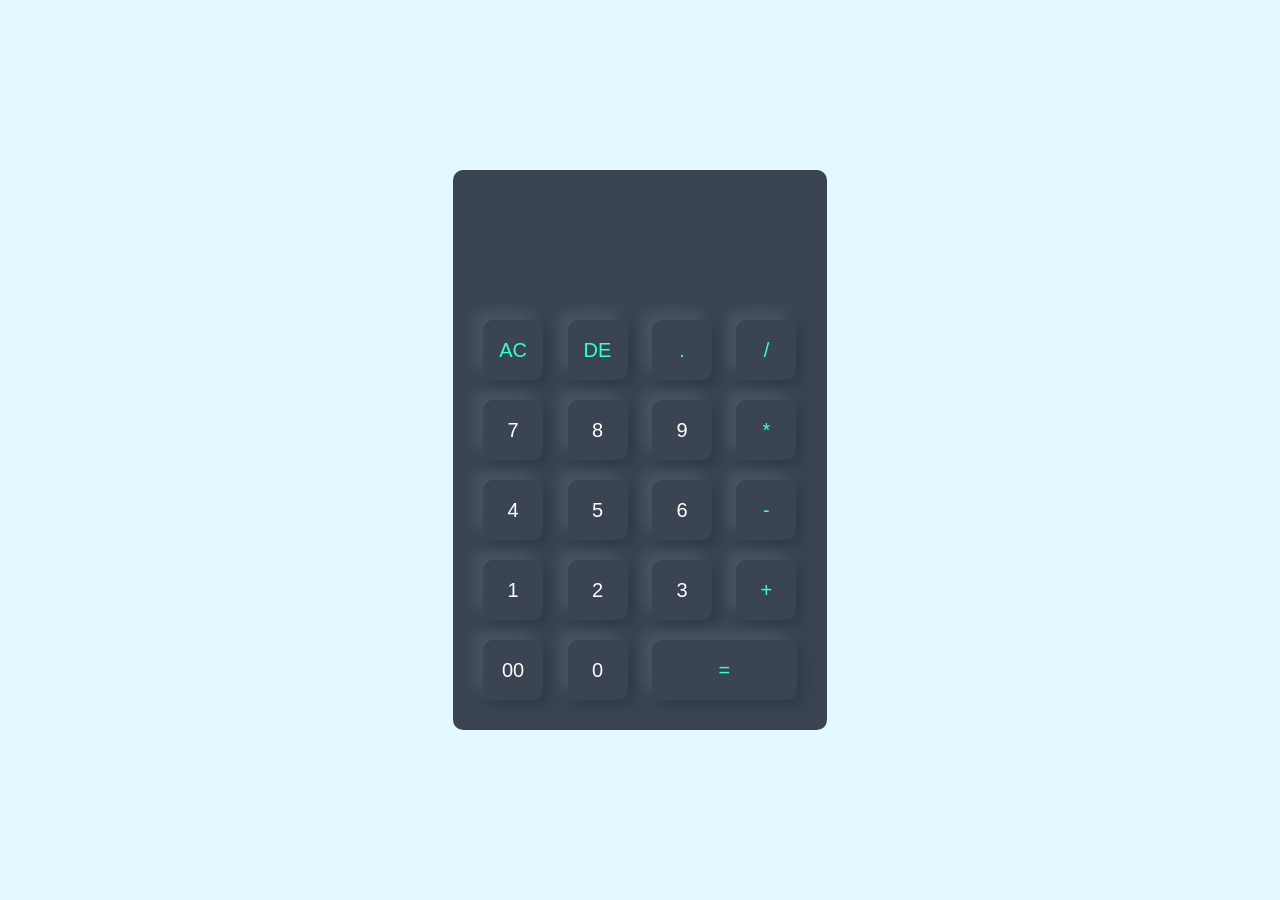
<file: Taschenrechner/index.html>
<!DOCTYPE html>
<html>
<head>
    <meta name="viewport" content="width=device-width, initial-scale=1.0">
    <title>Calculator using javascript - Easy Tutorials</title>
    <link rel="stylesheet" href="style.css">
</head>
<body>

<div class="container">
  <div class="calculator">
    <form>
      <div class="display">
        <input type="text" name="display">
      </div>
      <div>
        <input type="button" value="AC" onclick="display.value = '' " class="operator">
        <input type="button" value="DE" onclick="display.value =  display.value.toString().slice(0,-1)" class="operator">
        <input type="button" value="." onclick="display.value += '.' " class="operator">
        <input type="button" value="/" onclick="display.value += '/' " class="operator">
      </div>
      <div>
        <input type="button" value="7" onclick="display.value += '7' ">
        <input type="button" value="8" onclick="display.value += '8' ">
        <input type="button" value="9" onclick="display.value += '9' ">
        <input type="button" value="*" onclick="display.value += '*' " class="operator">
      </div>
      <div>
        <input type="button" value="4" onclick="display.value += '4' ">
        <input type="button" value="5" onclick="display.value += '5' ">
        <input type="button" value="6" onclick="display.value += '6' ">
        <input type="button" value="-" onclick="display.value += '-' " class="operator">
      </div>
      <div>
        <input type="button" value="1" onclick="display.value += '1' ">
        <input type="button" value="2" onclick="display.value += '2' ">
        <input type="button" value="3" onclick="display.value += '3' ">
        <input type="button" value="+" onclick="display.value += '+' " class="operator">
      </div>
      <div>
        <input type="button" value="00" onclick="display.value += '00' ">
        <input type="button" value="0" onclick="display.value += '0' ">
        <input type="button" value="=" onclick="display.value = eval(display.value)" class="equal operator">
       
      </div>
    </form>
  </div>
</div>


</body>
</html>
</file>
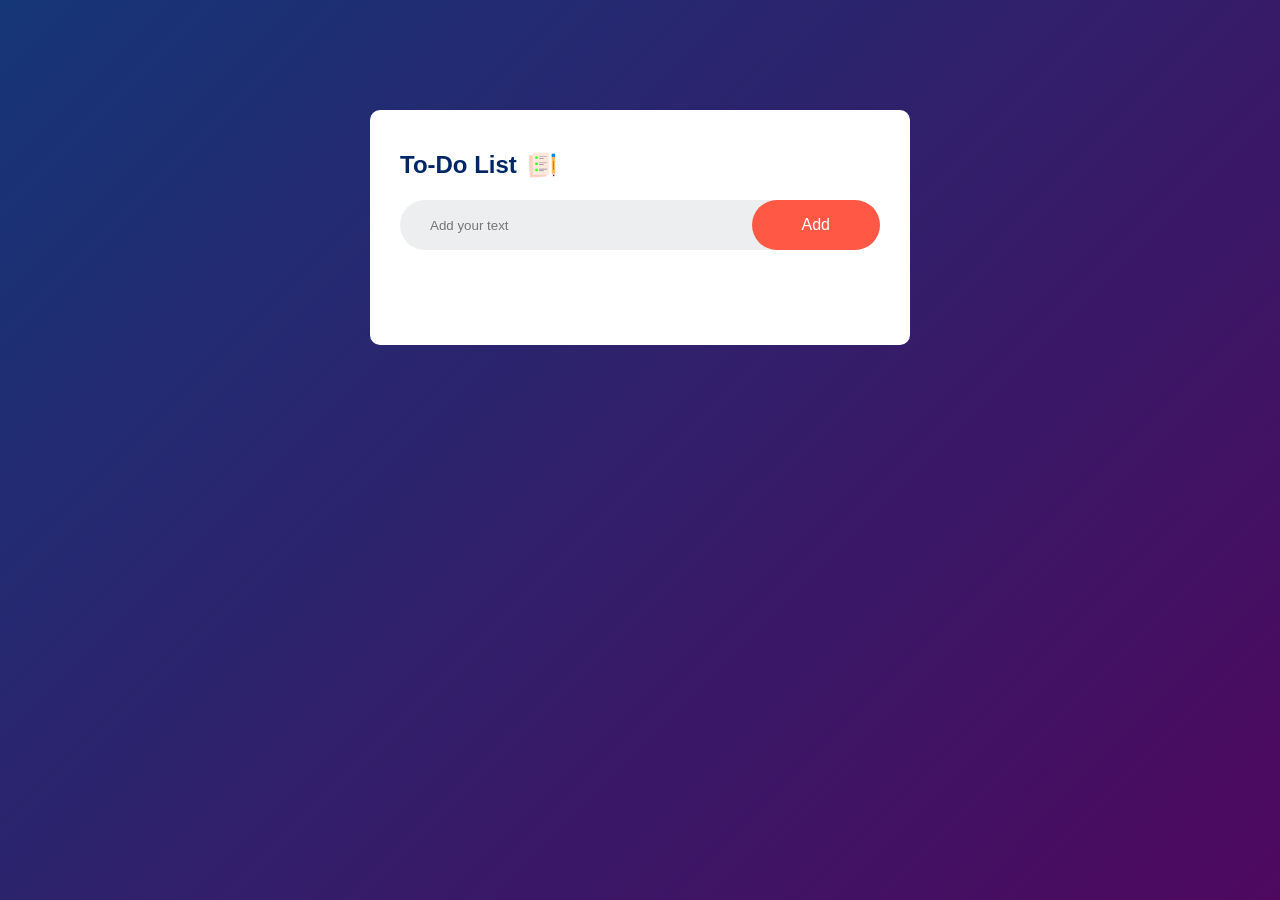
<file: To-Do List/index.html>
<!DOCTYPE html>
<html>
<head>
    <meta name="viewport" content="width=device-width, initial-scale=1">
    <title>To-Do List App - Easy Tutorials</title>
    <link rel="stylesheet" href="style.css">
</head>
<body>
<div class="container">
    <div class="todo-app">
        <h2>To-Do List <img src="images/icon.png"></h2>
        <div class="row">
            <input type="text" id="input-box" placeholder="Add your text">
            <button onclick="addTask()">Add</button>
        </div>
        <ul id="list-container">
            <!-- <li class="checked">Task 1</li>
            <li>Task 2</li>
            <li>Task 3</li> -->
        </ul>
    </div>
</div>
<script src="script.js"></script>
</body>
</html>
</file>
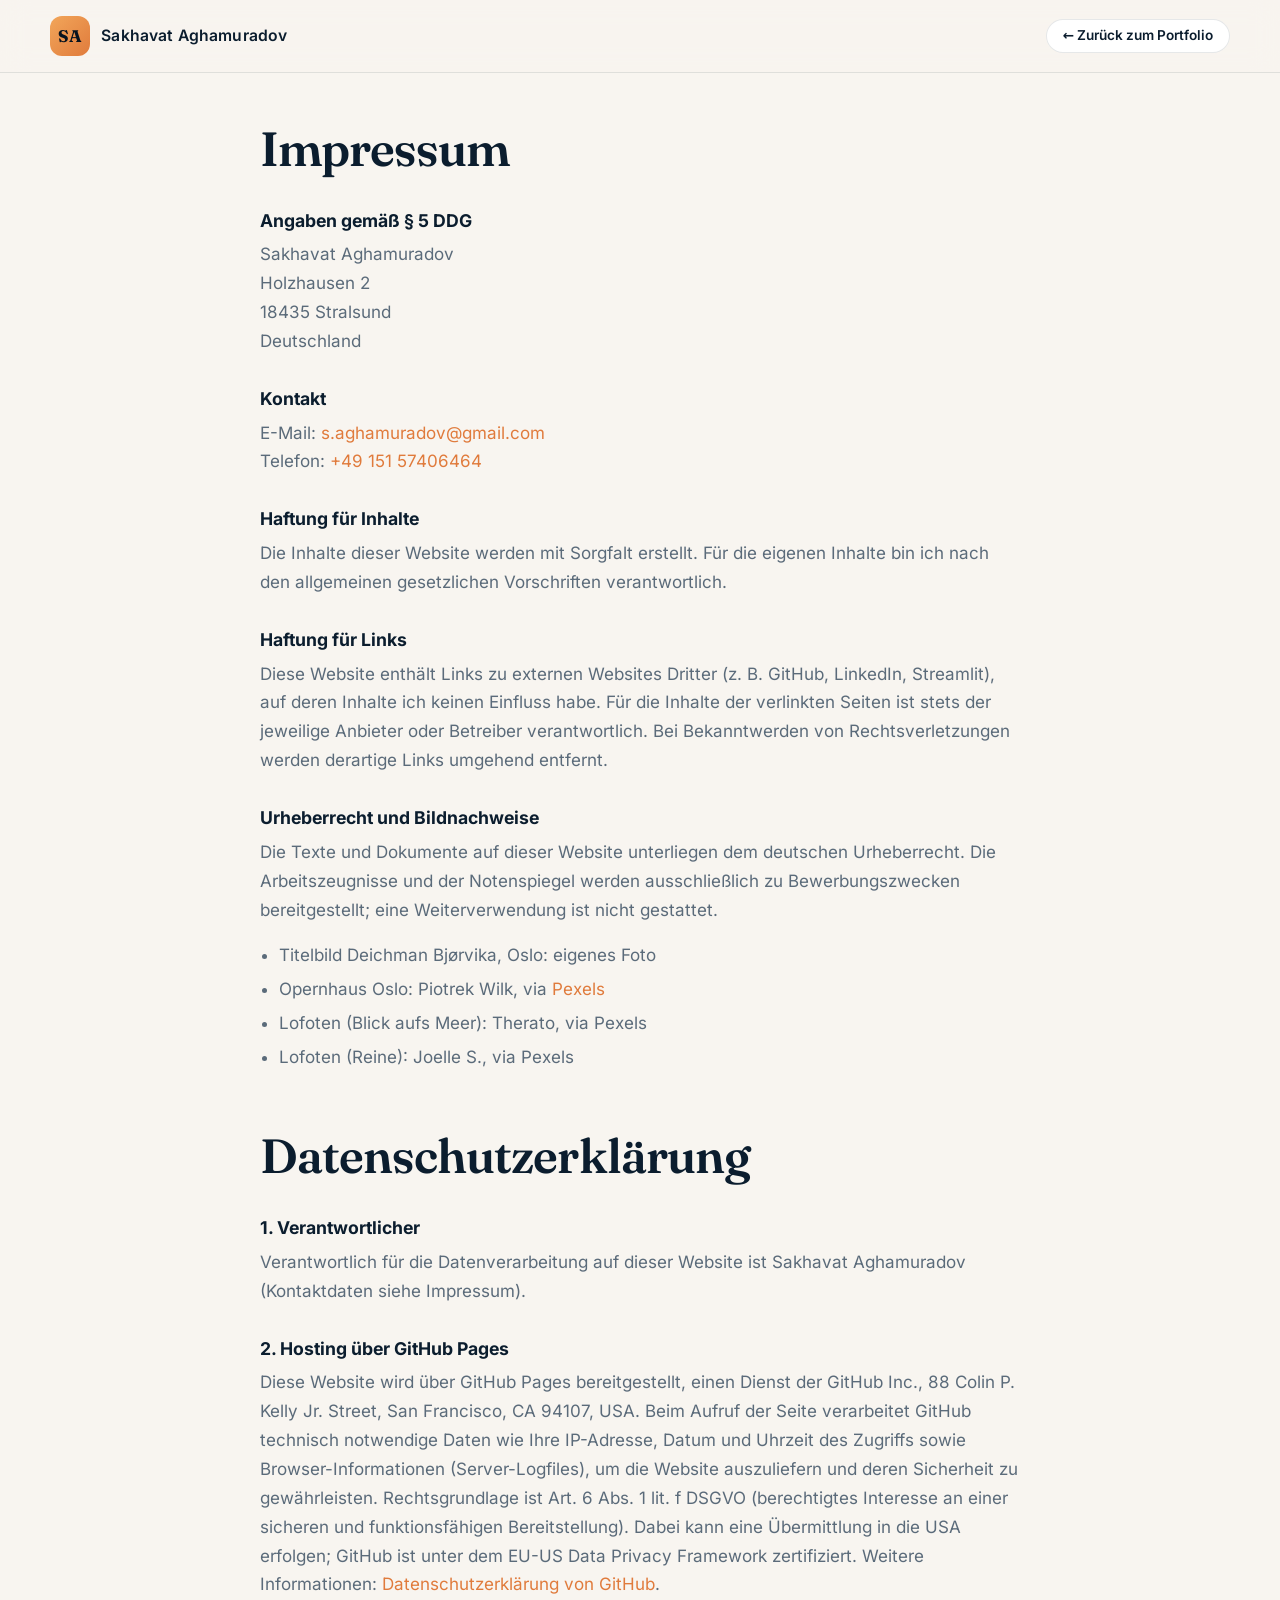
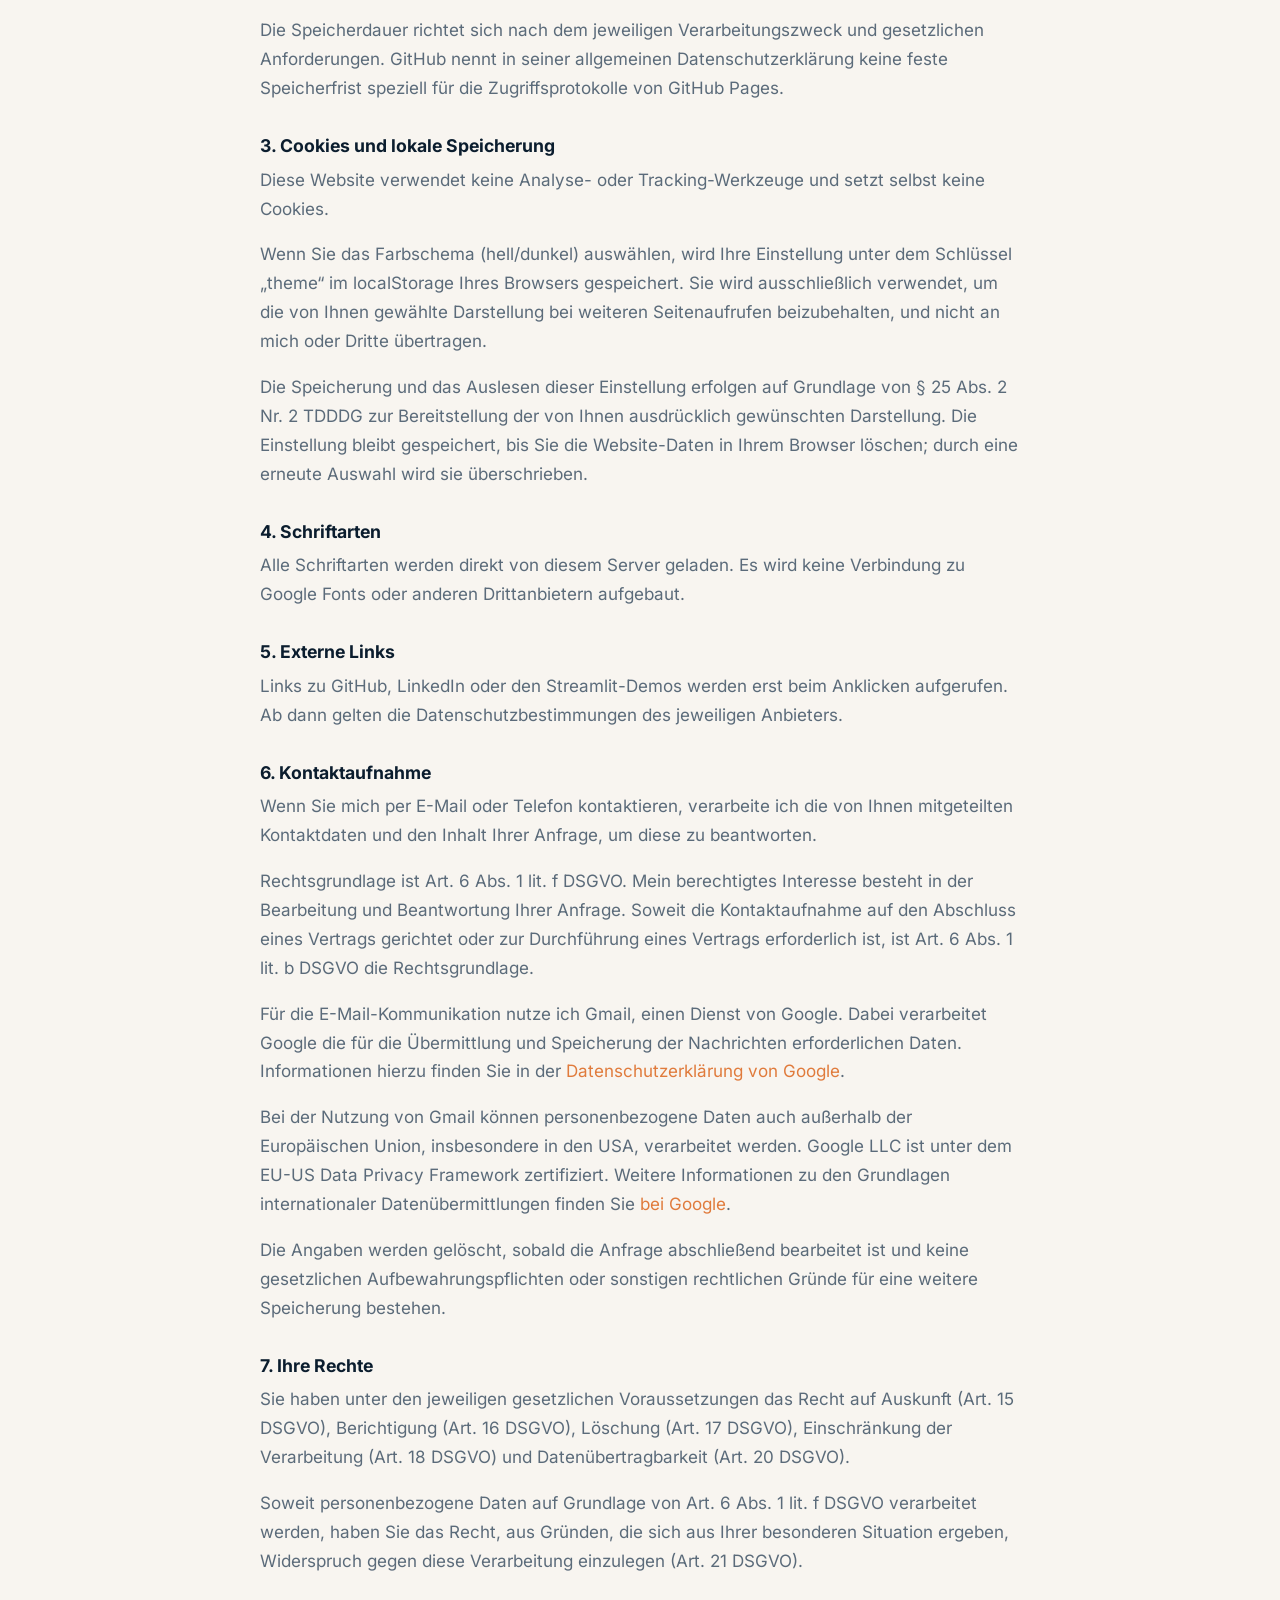
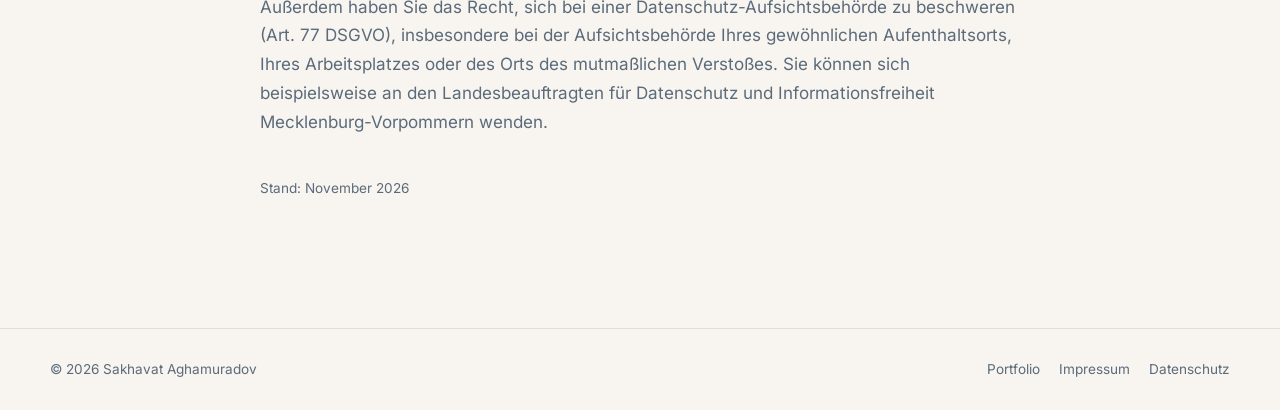
<file: impressum.html>
<!DOCTYPE html>
<html lang="de">
<head>
    <meta charset="UTF-8">
    <meta name="viewport" content="width=device-width, initial-scale=1.0">
    <title>Impressum &amp; Datenschutz | Sakhavat Aghamuradov</title>
    <meta name="robots" content="noindex, follow">
    <meta name="theme-color" content="#0b1d2e">
    <link rel="icon" href="assets/img/favicon.svg" type="image/svg+xml">
    <link rel="stylesheet" href="fonts.css">
    <link rel="stylesheet" href="style.css">
    <script>
        (function () {
            var t = localStorage.getItem('theme');
            if (!t) t = window.matchMedia('(prefers-color-scheme: light)').matches ? 'light' : 'dark';
            document.documentElement.setAttribute('data-theme', t);
        })();
    </script>
</head>
<body class="legal-page">
    <header class="nav scrolled">
        <div class="container nav-inner">
            <a href="index.html" class="logo" aria-label="Zur Startseite">
                <span class="logo-mark">SA</span>
                <span class="logo-text">Sakhavat Aghamuradov</span>
            </a>
            <a href="index.html" class="btn btn-small btn-ghost">← Zurück zum Portfolio</a>
        </div>
    </header>

    <main class="section legal">
        <div class="container legal-inner">
            <div class="section-head">
                <h1>Impressum</h1>
            </div>

            <h2>Angaben gemäß § 5 DDG</h2>
            <p>
                Sakhavat Aghamuradov<br>
                Holzhausen 2<br>
                18435 Stralsund<br>
                Deutschland
            </p>

            <h2>Kontakt</h2>
            <p>
                E-Mail: <a href="mailto:s.aghamuradov@gmail.com">s.aghamuradov@gmail.com</a><br>
                Telefon: <a href="tel:+4915157406464">+49 151 57406464</a>
            </p>

            <h2>Haftung für Inhalte</h2>
            <p>Die Inhalte dieser Website werden mit Sorgfalt erstellt. Für die eigenen Inhalte bin ich nach den allgemeinen gesetzlichen Vorschriften verantwortlich.</p>

            <h2>Haftung für Links</h2>
            <p>Diese Website enthält Links zu externen Websites Dritter (z.&nbsp;B. GitHub, LinkedIn, Streamlit), auf deren Inhalte ich keinen Einfluss habe. Für die Inhalte der verlinkten Seiten ist stets der jeweilige Anbieter oder Betreiber verantwortlich. Bei Bekanntwerden von Rechtsverletzungen werden derartige Links umgehend entfernt.</p>

            <h2>Urheberrecht und Bildnachweise</h2>
            <p>Die Texte und Dokumente auf dieser Website unterliegen dem deutschen Urheberrecht. Die Arbeitszeugnisse und der Notenspiegel werden ausschließlich zu Bewerbungszwecken bereitgestellt; eine Weiterverwendung ist nicht gestattet.</p>
            <ul class="legal-list">
                <li>Titelbild Deichman Bjørvika, Oslo: eigenes Foto</li>
                <li>Opernhaus Oslo: Piotrek Wilk, via <a href="https://www.pexels.com" target="_blank" rel="noopener">Pexels</a></li>
                <li>Lofoten (Blick aufs Meer): Therato, via Pexels</li>
                <li>Lofoten (Reine): Joelle S., via Pexels</li>
            </ul>

            <div class="section-head" id="datenschutz">
                <h1>Datenschutz&shy;erklärung</h1>
            </div>

            <h2>1. Verantwortlicher</h2>
            <p>Verantwortlich für die Datenverarbeitung auf dieser Website ist Sakhavat Aghamuradov (Kontaktdaten siehe Impressum).</p>

            <h2>2. Hosting über GitHub Pages</h2>
            <p>Diese Website wird über GitHub Pages bereitgestellt, einen Dienst der GitHub Inc., 88 Colin P. Kelly Jr. Street, San Francisco, CA 94107, USA. Beim Aufruf der Seite verarbeitet GitHub technisch notwendige Daten wie Ihre IP-Adresse, Datum und Uhrzeit des Zugriffs sowie Browser-Informationen (Server-Logfiles), um die Website auszuliefern und deren Sicherheit zu gewährleisten. Rechtsgrundlage ist Art. 6 Abs. 1 lit. f DSGVO (berechtigtes Interesse an einer sicheren und funktionsfähigen Bereitstellung). Dabei kann eine Übermittlung in die USA erfolgen; GitHub ist unter dem EU-US Data Privacy Framework zertifiziert. Weitere Informationen: <a href="https://docs.github.com/de/site-policy/privacy-policies/github-general-privacy-statement" target="_blank" rel="noopener">Datenschutzerklärung von GitHub</a>.</p>
            <p>Die Speicherdauer richtet sich nach dem jeweiligen Verarbeitungszweck und gesetzlichen Anforderungen. GitHub nennt in seiner allgemeinen Datenschutzerklärung keine feste Speicherfrist speziell für die Zugriffsprotokolle von GitHub Pages.</p>
            
            <h2>3. Cookies und lokale Speicherung</h2>
            <p>Diese Website verwendet keine Analyse- oder Tracking-Werkzeuge und setzt selbst keine Cookies.</p>

            <p>Wenn Sie das Farbschema (hell/dunkel) auswählen, wird Ihre Einstellung unter dem Schlüssel „theme“ im localStorage Ihres Browsers gespeichert. Sie wird ausschließlich verwendet, um die von Ihnen gewählte Darstellung bei weiteren Seitenaufrufen beizubehalten, und nicht an mich oder Dritte übertragen.</p>

            <p>Die Speicherung und das Auslesen dieser Einstellung erfolgen auf Grundlage von § 25 Abs. 2 Nr. 2 TDDDG zur Bereitstellung der von Ihnen ausdrücklich gewünschten Darstellung. Die Einstellung bleibt gespeichert, bis Sie die Website-Daten in Ihrem Browser löschen; durch eine erneute Auswahl wird sie überschrieben.</p>

            <h2>4. Schriftarten</h2>
            <p>Alle Schriftarten werden direkt von diesem Server geladen. Es wird keine Verbindung zu Google Fonts oder anderen Drittanbietern aufgebaut.</p>

            <h2>5. Externe Links</h2>
            <p>Links zu GitHub, LinkedIn oder den Streamlit-Demos werden erst beim Anklicken aufgerufen. Ab dann gelten die Datenschutzbestimmungen des jeweiligen Anbieters.</p>

            <h2>6. Kontaktaufnahme</h2>
            <p>Wenn Sie mich per E-Mail oder Telefon kontaktieren, verarbeite ich die von Ihnen mitgeteilten Kontaktdaten und den Inhalt Ihrer Anfrage, um diese zu beantworten.</p>

            <p>Rechtsgrundlage ist Art. 6 Abs. 1 lit. f DSGVO. Mein berechtigtes Interesse besteht in der Bearbeitung und Beantwortung Ihrer Anfrage. Soweit die Kontaktaufnahme auf den Abschluss eines Vertrags gerichtet oder zur Durchführung eines Vertrags erforderlich ist, ist Art. 6 Abs. 1 lit. b DSGVO die Rechtsgrundlage.</p>

            <p>Für die E-Mail-Kommunikation nutze ich Gmail, einen Dienst von Google. Dabei verarbeitet Google die für die Übermittlung und Speicherung der Nachrichten erforderlichen Daten. Informationen hierzu finden Sie in der <a href="https://policies.google.com/privacy?hl=de" target="_blank" rel="noopener">Datenschutzerklärung von Google</a>.</p>

            <p>Bei der Nutzung von Gmail können personenbezogene Daten auch außerhalb der Europäischen Union, insbesondere in den USA, verarbeitet werden. Google LLC ist unter dem EU-US Data Privacy Framework zertifiziert. Weitere Informationen zu den Grundlagen internationaler Datenübermittlungen finden Sie <a href="https://policies.google.com/privacy/frameworks?hl=de" target="_blank" rel="noopener">bei Google</a>.</p>
            
            <p>Die Angaben werden gelöscht, sobald die Anfrage abschließend bearbeitet ist und keine gesetzlichen Aufbewahrungspflichten oder sonstigen rechtlichen Gründe für eine weitere Speicherung bestehen.</p>

            <h2>7. Ihre Rechte</h2>
            <p>Sie haben unter den jeweiligen gesetzlichen Voraussetzungen das Recht auf Auskunft (Art. 15 DSGVO), Berichtigung (Art. 16 DSGVO), Löschung (Art. 17 DSGVO), Einschränkung der Verarbeitung (Art. 18 DSGVO) und Datenübertragbarkeit (Art. 20 DSGVO).</p>

            <p>Soweit personenbezogene Daten auf Grundlage von Art. 6 Abs. 1 lit. f DSGVO verarbeitet werden, haben Sie das Recht, aus Gründen, die sich aus Ihrer besonderen Situation ergeben, Widerspruch gegen diese Verarbeitung einzulegen (Art. 21 DSGVO).</p>

            <p>Außerdem haben Sie das Recht, sich bei einer Datenschutz-Aufsichtsbehörde zu beschweren (Art. 77 DSGVO), insbesondere bei der Aufsichtsbehörde Ihres gewöhnlichen Aufenthaltsorts, Ihres Arbeitsplatzes oder des Orts des mutmaßlichen Verstoßes. Sie können sich beispielsweise an den Landesbeauftragten für Datenschutz und Informationsfreiheit Mecklenburg-Vorpommern wenden.</p>

            <p class="legal-date">Stand: November 2026</p>
        </div>
    </main>

    <footer class="footer">
        <div class="container footer-inner">
            <p>© <span id="year">2026</span> Sakhavat Aghamuradov</p>
            <nav class="footer-links" aria-label="Rechtliches"><a href="index.html">Portfolio</a><a href="impressum.html">Impressum</a><a href="#datenschutz">Datenschutz</a></nav>
        </div>
    </footer>
    <script>document.getElementById('year').textContent = new Date().getFullYear();</script>
</body>
</html>
</file>
<file: fonts.css>
/* Selbst gehostete Schriften (keine Verbindung zu Google beim Seitenaufruf) */
@font-face {
  font-family: 'Fraunces';
  font-style: italic;
  font-weight: 600;
  font-display: swap;
  src: url(assets/fonts/Fraunces-italic-latin-ext-2016.woff2) format('woff2');
  unicode-range: U+0100-02BA, U+02BD-02C5, U+02C7-02CC, U+02CE-02D7, U+02DD-02FF, U+0304, U+0308, U+0329, U+1D00-1DBF, U+1E00-1E9F, U+1EF2-1EFF, U+2020, U+20A0-20AB, U+20AD-20C4, U+2113, U+2C60-2C7F, U+A720-A7FF;
}
@font-face {
  font-family: 'Fraunces';
  font-style: italic;
  font-weight: 600;
  font-display: swap;
  src: url(assets/fonts/Fraunces-italic-latin-4667.woff2) format('woff2');
  unicode-range: U+0000-00FF, U+0131, U+0152-0153, U+02BB-02BC, U+02C6, U+02DA, U+02DC, U+0304, U+0308, U+0329, U+2000-206F, U+20AC, U+2122, U+2191, U+2193, U+2212, U+2215, U+FEFF, U+FFFD;
}
@font-face {
  font-family: 'Fraunces';
  font-style: normal;
  font-weight: 400 700;
  font-display: swap;
  src: url(assets/fonts/Fraunces-normal-latin-ext-4839.woff2) format('woff2');
  unicode-range: U+0100-02BA, U+02BD-02C5, U+02C7-02CC, U+02CE-02D7, U+02DD-02FF, U+0304, U+0308, U+0329, U+1D00-1DBF, U+1E00-1E9F, U+1EF2-1EFF, U+2020, U+20A0-20AB, U+20AD-20C4, U+2113, U+2C60-2C7F, U+A720-A7FF;
}
@font-face {
  font-family: 'Fraunces';
  font-style: normal;
  font-weight: 400 700;
  font-display: swap;
  src: url(assets/fonts/Fraunces-normal-latin-3952.woff2) format('woff2');
  unicode-range: U+0000-00FF, U+0131, U+0152-0153, U+02BB-02BC, U+02C6, U+02DA, U+02DC, U+0304, U+0308, U+0329, U+2000-206F, U+20AC, U+2122, U+2191, U+2193, U+2212, U+2215, U+FEFF, U+FFFD;
}
@font-face {
  font-family: 'Inter';
  font-style: normal;
  font-weight: 300 700;
  font-display: swap;
  src: url(assets/fonts/Inter-normal-latin-ext-7176.woff2) format('woff2');
  unicode-range: U+0100-02BA, U+02BD-02C5, U+02C7-02CC, U+02CE-02D7, U+02DD-02FF, U+0304, U+0308, U+0329, U+1D00-1DBF, U+1E00-1E9F, U+1EF2-1EFF, U+2020, U+20A0-20AB, U+20AD-20C4, U+2113, U+2C60-2C7F, U+A720-A7FF;
}
@font-face {
  font-family: 'Inter';
  font-style: normal;
  font-weight: 300 700;
  font-display: swap;
  src: url(assets/fonts/Inter-normal-latin-5052.woff2) format('woff2');
  unicode-range: U+0000-00FF, U+0131, U+0152-0153, U+02BB-02BC, U+02C6, U+02DA, U+02DC, U+0304, U+0308, U+0329, U+2000-206F, U+20AC, U+2122, U+2191, U+2193, U+2212, U+2215, U+FEFF, U+FFFD;
}
@font-face {
  font-family: 'JetBrains Mono';
  font-style: normal;
  font-weight: 400;
  font-display: swap;
  src: url(assets/fonts/JetBrainsMono-normal-latin-ext-9281.woff2) format('woff2');
  unicode-range: U+0100-02BA, U+02BD-02C5, U+02C7-02CC, U+02CE-02D7, U+02DD-02FF, U+0304, U+0308, U+0329, U+1D00-1DBF, U+1E00-1E9F, U+1EF2-1EFF, U+2020, U+20A0-20AB, U+20AD-20C4, U+2113, U+2C60-2C7F, U+A720-A7FF;
}
@font-face {
  font-family: 'JetBrains Mono';
  font-style: normal;
  font-weight: 400;
  font-display: swap;
  src: url(assets/fonts/JetBrainsMono-normal-latin-8045.woff2) format('woff2');
  unicode-range: U+0000-00FF, U+0131, U+0152-0153, U+02BB-02BC, U+02C6, U+02DA, U+02DC, U+0304, U+0308, U+0329, U+2000-206F, U+20AC, U+2122, U+2191, U+2193, U+2212, U+2215, U+FEFF, U+FFFD;
}
@font-face {
  font-family: 'JetBrains Mono';
  font-style: normal;
  font-weight: 500;
  font-display: swap;
  src: url(assets/fonts/JetBrainsMono-normal-latin-ext-9281.woff2) format('woff2');
  unicode-range: U+0100-02BA, U+02BD-02C5, U+02C7-02CC, U+02CE-02D7, U+02DD-02FF, U+0304, U+0308, U+0329, U+1D00-1DBF, U+1E00-1E9F, U+1EF2-1EFF, U+2020, U+20A0-20AB, U+20AD-20C4, U+2113, U+2C60-2C7F, U+A720-A7FF;
}
@font-face {
  font-family: 'JetBrains Mono';
  font-style: normal;
  font-weight: 500;
  font-display: swap;
  src: url(assets/fonts/JetBrainsMono-normal-latin-8045.woff2) format('woff2');
  unicode-range: U+0000-00FF, U+0131, U+0152-0153, U+02BB-02BC, U+02C6, U+02DA, U+02DC, U+0304, U+0308, U+0329, U+2000-206F, U+20AC, U+2122, U+2191, U+2193, U+2212, U+2215, U+FEFF, U+FFFD;
}
</file>
<file: style.css>
/* =========================================================
   Sakhavat Aghamuradov – Portfolio
   Farbwelt: Oslofjord in der Abenddämmerung
   ========================================================= */

:root {
    --fjord-900: #07131f;
    --fjord-800: #0b1d2e;
    --fjord-700: #12304a;
    --fjord-500: #2f5d82;
    --ice: #9cc9e8;
    --sunset: #f2a65a;
    --sunset-deep: #e07b3c;
    --marble: #f4efe7;

    --font-display: 'Fraunces', Georgia, 'Times New Roman', serif;
    --font-body: 'Inter', system-ui, -apple-system, 'Segoe UI', Roboto, sans-serif;
    --font-mono: 'JetBrains Mono', ui-monospace, SFMono-Regular, Menlo, monospace;

    --radius: 18px;
    --radius-sm: 10px;
    --nav-h: 72px;
    --ease: cubic-bezier(.2, .7, .2, 1);
    --container: 1180px;
}

[data-theme='dark'] {
    --bg: var(--fjord-900);
    --bg-alt: #0a1a2a;
    --surface: rgba(255, 255, 255, .045);
    --surface-strong: rgba(255, 255, 255, .08);
    --border: rgba(156, 201, 232, .14);
    --text: #e8eef4;
    --text-soft: #a9b8c7;
    --heading: #ffffff;
    --accent: var(--sunset);
    --accent-2: var(--ice);
    --shadow: 0 20px 50px -20px rgba(0, 0, 0, .6);
}

[data-theme='light'] {
    --bg: #f8f5f0;
    --bg-alt: #eef1f4;
    --surface: #ffffff;
    --surface-strong: #ffffff;
    --border: rgba(11, 29, 46, .1);
    --text: #24323f;
    --text-soft: #5b6b7a;
    --heading: var(--fjord-800);
    --accent: var(--sunset-deep);
    --accent-2: var(--fjord-500);
    --shadow: 0 20px 45px -25px rgba(11, 29, 46, .35);
}

*, *::before, *::after { box-sizing: border-box; }

html {
    scroll-behavior: smooth;
    scroll-padding-top: calc(var(--nav-h) + 12px);
    -webkit-text-size-adjust: 100%;
}

body {
    margin: 0;
    font-family: var(--font-body);
    font-size: 1.0625rem;
    line-height: 1.7;
    color: var(--text);
    background: var(--bg);
    transition: background-color .4s var(--ease), color .4s var(--ease);
    overflow-x: hidden;
}

img, svg { display: block; max-width: 100%; }
svg { fill: currentColor; }
a { color: inherit; text-decoration: none; }
ul, ol { margin: 0; padding: 0; list-style: none; }
h1, h2, h3, h4, h5 { margin: 0; color: var(--heading); line-height: 1.2; }
p { margin: 0 0 1em; }
p:last-child { margin-bottom: 0; }

:focus-visible { outline: 2px solid var(--accent); outline-offset: 3px; border-radius: 6px; }

.skip-link {
    position: absolute; left: 1rem; top: -3rem; z-index: 200;
    background: var(--accent); color: var(--fjord-900); padding: .5rem 1rem; border-radius: 8px; font-weight: 600;
}
.skip-link:focus { top: 1rem; }

.container { width: min(100% - 2.5rem, var(--container)); margin-inline: auto; }

/* ---------- Buttons ---------- */
.btn {
    display: inline-flex; align-items: center; gap: .55rem;
    padding: .85rem 1.4rem; border-radius: 999px;
    font-weight: 600; font-size: .95rem; line-height: 1;
    border: 1px solid transparent; cursor: pointer;
    transition: transform .25s var(--ease), background .25s, color .25s, border-color .25s, box-shadow .25s;
    white-space: nowrap;
}
.btn svg { width: 18px; height: 18px; transition: transform .25s var(--ease); }
.btn:hover { transform: translateY(-2px); }
.btn:hover svg { transform: translateX(3px); }
.btn-primary { background: var(--accent); color: var(--fjord-900); box-shadow: 0 10px 30px -12px var(--accent); }
.btn-primary:hover { box-shadow: 0 14px 34px -10px var(--accent); }
.btn-ghost { border-color: var(--border); background: var(--surface); color: var(--heading); backdrop-filter: blur(8px); }
.btn-ghost:hover { border-color: var(--accent); }
.btn-small { padding: .6rem 1rem; font-size: .85rem; }
.btn-small svg { width: 16px; height: 16px; }

.icon-btn {
    display: inline-grid; place-items: center;
    width: 42px; height: 42px; border-radius: 50%;
    border: 1px solid var(--border); background: var(--surface);
    color: var(--heading); cursor: pointer; font-size: 1rem;
    transition: border-color .25s, transform .25s var(--ease), background .25s;
}
.icon-btn:hover { border-color: var(--accent); transform: translateY(-2px); }
.icon-btn svg { width: 20px; height: 20px; }

/* ---------- Navigation ---------- */
.nav {
    position: fixed; inset: 0 0 auto 0; z-index: 100;
    height: var(--nav-h);
    transition: background .35s, box-shadow .35s, backdrop-filter .35s;
}
.nav.scrolled {
    background: color-mix(in srgb, var(--bg) 82%, transparent);
    backdrop-filter: blur(14px) saturate(1.3);
    -webkit-backdrop-filter: blur(14px) saturate(1.3);
    box-shadow: 0 1px 0 var(--border);
}
.nav-inner { height: 100%; display: flex; align-items: center; justify-content: space-between; gap: 1.5rem; }

.logo { display: flex; align-items: center; gap: .7rem; color: #fff; }
.nav.scrolled .logo { color: var(--heading); }
.logo-mark {
    display: grid; place-items: center; width: 40px; height: 40px; border-radius: 12px;
    font-family: var(--font-display); font-weight: 700; font-size: 1.05rem;
    background: linear-gradient(135deg, var(--sunset), var(--sunset-deep)); color: var(--fjord-900);
}
.logo-text { font-weight: 600; letter-spacing: .01em; font-size: .98rem; }

.nav-links { display: flex; gap: .2rem; }
.nav-links a {
    position: relative; padding: .5rem .75rem; border-radius: 999px;
    font-size: .92rem; font-weight: 500; color: rgba(255, 255, 255, .85);
    transition: color .25s, background .25s;
}
.nav.scrolled .nav-links a { color: var(--text-soft); }
.nav-links a:hover, .nav-links a.active { color: #fff; background: rgba(255, 255, 255, .1); }
.nav.scrolled .nav-links a:hover, .nav.scrolled .nav-links a.active { color: var(--heading); background: var(--surface-strong); }
.nav-links a.active::after {
    content: ''; position: absolute; left: 50%; bottom: 2px; width: 4px; height: 4px; border-radius: 50%;
    background: var(--accent); transform: translateX(-50%);
}

.nav-actions { display: flex; gap: .5rem; align-items: center; }
.nav .icon-btn { color: #fff; border-color: rgba(255, 255, 255, .25); background: rgba(255, 255, 255, .08); }
.nav.scrolled .icon-btn { color: var(--heading); border-color: var(--border); background: var(--surface); }
[data-theme='dark'] .ic-moon, [data-theme='light'] .ic-sun { display: none; }

.burger { display: none; flex-direction: column; gap: 4px; align-items: center; justify-content: center; }
.burger span { display: block; width: 18px; height: 2px; background: currentColor; border-radius: 2px; transition: transform .3s var(--ease), opacity .3s; }
.burger[aria-expanded='true'] span:nth-child(1) { transform: translateY(6px) rotate(45deg); }
.burger[aria-expanded='true'] span:nth-child(2) { opacity: 0; }
.burger[aria-expanded='true'] span:nth-child(3) { transform: translateY(-6px) rotate(-45deg); }

.scroll-progress {
    position: absolute; left: 0; bottom: 0; height: 2px; width: 100%;
    background: linear-gradient(90deg, var(--sunset), var(--ice));
    transform-origin: left; transform: scaleX(0);
}

/* ---------- Hero ---------- */
.hero {
    position: relative; min-height: 100vh; min-height: 100svh;
    display: flex; align-items: center; overflow: hidden; isolation: isolate;
    color: #fff;
}
.hero-bg { position: absolute; inset: 0; z-index: -2; }
.hero-bg img {
    width: 100%; height: 100%; object-fit: cover; object-position: 30% 50%;
    transform: scale(1.08); animation: kenburns 24s var(--ease) forwards;
    will-change: transform;
}
@keyframes kenburns { to { transform: scale(1); } }
.hero-shade {
    position: absolute; inset: 0; z-index: -1;
    background:
        linear-gradient(100deg, rgba(7, 19, 31, .92) 0%, rgba(7, 19, 31, .7) 38%, rgba(7, 19, 31, .15) 75%),
        linear-gradient(0deg, var(--bg) 0%, transparent 28%);
}
.hero-content { padding-top: calc(var(--nav-h) + 2rem); padding-bottom: 6rem; }

.eyebrow {
    display: inline-block; margin-bottom: 1rem;
    font-family: var(--font-mono); font-size: .8rem; letter-spacing: .14em; text-transform: uppercase;
    color: var(--accent);
}
.hero .eyebrow { color: var(--sunset); }

.hero-title { font-family: var(--font-display); font-weight: 600; color: #fff; letter-spacing: -.02em; line-height: .98; margin-bottom: 1.5rem; }
.hero-first { display: block; font-size: clamp(2.4rem, 7vw, 5.5rem); }
.hero-last {
    display: block; font-size: clamp(2.8rem, 9vw, 7.2rem); font-style: italic;
    background: linear-gradient(90deg, var(--marble) 0%, var(--sunset) 55%, var(--sunset-deep) 100%);
    -webkit-background-clip: text; background-clip: text; color: transparent;
    /* Platz für Unterlängen (g) und kursiven Überhang, sonst schneidet background-clip ab */
    padding: 0 .12em .2em 0; margin-bottom: -.2em; line-height: 1.05;
}
.hero-sub { font-size: clamp(1.1rem, 2.2vw, 1.45rem); max-width: 36ch; color: rgba(255, 255, 255, .88); margin-bottom: 2.2rem; min-height: 2.4em; }
.typed { color: var(--ice); font-weight: 500; border-right: 2px solid var(--sunset); padding-right: 3px; }
.hero-cta { display: flex; flex-wrap: wrap; gap: .9rem; margin-bottom: 2.2rem; }
.hero .btn-ghost { color: #fff; border-color: rgba(255, 255, 255, .3); background: rgba(255, 255, 255, .08); }
.hero-social { display: flex; gap: .7rem; }
.hero-social a {
    display: grid; place-items: center; width: 44px; height: 44px; border-radius: 50%;
    border: 1px solid rgba(255, 255, 255, .25); color: #fff; transition: all .25s var(--ease);
}
.hero-social a:hover { background: var(--sunset); color: var(--fjord-900); border-color: var(--sunset); transform: translateY(-3px); }
.hero-social svg { width: 18px; height: 18px; }

.hero-caption {
    position: absolute; right: 1.5rem; bottom: 1.4rem; margin: 0;
    font-family: var(--font-mono); font-size: .72rem; letter-spacing: .08em; color: rgba(255, 255, 255, .6);
}
.scroll-cue {
    position: absolute; left: 50%; bottom: 1.6rem; transform: translateX(-50%);
    width: 26px; height: 42px; border: 2px solid rgba(255, 255, 255, .5); border-radius: 14px;
}
.scroll-cue span {
    position: absolute; left: 50%; top: 8px; width: 4px; height: 8px; margin-left: -2px; border-radius: 2px;
    background: var(--sunset); animation: cue 1.8s var(--ease) infinite;
}
@keyframes cue { 0% { opacity: 0; transform: translateY(0); } 40% { opacity: 1; } 100% { opacity: 0; transform: translateY(14px); } }

/* ---------- Kennzahlen ---------- */
.stats { position: relative; z-index: 2; margin-top: -3.5rem; }
.stats-grid {
    display: grid; grid-template-columns: repeat(4, 1fr);
    background: var(--surface-strong); border: 1px solid var(--border); border-radius: var(--radius);
    backdrop-filter: blur(16px); -webkit-backdrop-filter: blur(16px); box-shadow: var(--shadow);
}
[data-theme='dark'] .stats-grid { background: rgba(11, 29, 46, .82); }
.stat { padding: 1.6rem 1.4rem; text-align: center; }
.stat + .stat { border-left: 1px solid var(--border); }
.stat-num { display: block; font-family: var(--font-display); font-size: clamp(2rem, 4vw, 2.8rem); font-weight: 600; color: var(--accent); line-height: 1.1; }
.stat-label { font-size: .85rem; color: var(--text-soft); }

/* ---------- Sektionen ---------- */
.section { position: relative; padding: clamp(5rem, 10vw, 8rem) 0; }
.section-alt { background: var(--bg-alt); }

.section-head { display: flex; align-items: baseline; flex-wrap: wrap; gap: 1rem 1.2rem; margin-bottom: 3rem; }
.section-index { font-family: var(--font-mono); font-size: .85rem; color: var(--accent); letter-spacing: .1em; }
.section-head h2 { font-family: var(--font-display); font-weight: 600; font-size: clamp(2.2rem, 5vw, 3.4rem); letter-spacing: -.02em; }
.section-intro { color: var(--text-soft); max-width: 62ch; margin: -1.5rem 0 2.5rem; }
.sub-head { font-family: var(--font-display); font-size: 1.6rem; font-weight: 600; margin: 4rem 0 1.6rem; }

.chips { display: flex; flex-wrap: wrap; gap: .45rem; }
.chips li {
    font-family: var(--font-mono); font-size: .75rem; padding: .3rem .7rem; border-radius: 999px;
    border: 1px solid var(--border); color: var(--text-soft); background: var(--surface);
}

.badge { display: inline-flex; align-items: center; gap: .5rem; font-size: .8rem; font-weight: 600; padding: .4rem .85rem; border-radius: 999px; }
.badge-live { background: color-mix(in srgb, var(--accent) 14%, transparent); color: var(--accent); }
.badge-live i { width: 8px; height: 8px; border-radius: 50%; background: currentColor; animation: pulse 2s infinite; }
@keyframes pulse { 0% { box-shadow: 0 0 0 0 color-mix(in srgb, var(--accent) 60%, transparent); } 100% { box-shadow: 0 0 0 10px transparent; } }

/* ---------- Über mich ---------- */
.about-grid { display: grid; grid-template-columns: 1fr 2fr; gap: 3rem; }
.lead { font-family: var(--font-display); font-size: clamp(1.3rem, 2.4vw, 1.7rem); line-height: 1.45; color: var(--heading); margin-bottom: 1.4rem; }
.about-text > p:not(.lead) { color: var(--text-soft); }
.languages { margin-top: 2.5rem; }
.languages h3 { font-size: .8rem; font-family: var(--font-mono); text-transform: uppercase; letter-spacing: .14em; color: var(--accent); margin-bottom: 1rem; }
.lang-list { display: grid; grid-template-columns: repeat(auto-fit, minmax(240px, 1fr)); gap: .9rem 2rem; }
.lang-list li { display: flex; justify-content: space-between; align-items: flex-end; gap: 1rem; font-weight: 500; color: var(--heading); position: relative; padding-bottom: .6rem; }
.lang-list li::before, .lang-list li::after { content: ''; position: absolute; left: 0; bottom: 0; height: 3px; border-radius: 3px; }
.lang-list li::before { width: 100%; background: var(--border); }
.lang-list li::after { width: 0; background: linear-gradient(90deg, var(--sunset), var(--ice)); transition: width 1.2s var(--ease) .2s; }
.lang-list.in li::after, .about-text.in .lang-list li::after { width: var(--w, 0); }
.lvl { font-size: .8rem; color: var(--text-soft); font-weight: 400; font-family: var(--font-mono); }

/* ---------- Fotobänder ---------- */
.photo-band { position: relative; margin: 0; height: clamp(260px, 48vw, 560px); overflow: hidden; isolation: isolate; }
.photo-band picture, .photo-band img { position: absolute; inset: 0; width: 100%; height: 100%; }
.photo-band img { object-fit: cover; height: 124%; top: -12%; will-change: transform; }
.photo-band::before {
    content: ''; position: absolute; inset: 0; z-index: 1; pointer-events: none;
    background: linear-gradient(180deg, var(--bg) 0%, transparent 22%, transparent 70%, var(--bg) 100%);
}
.photo-band.from-alt::before { background: linear-gradient(180deg, var(--bg-alt) 0%, transparent 22%, transparent 70%, var(--bg) 100%); }
.photo-band + .section { padding-top: 4rem; }
.photo-band figcaption { position: absolute; left: 0; right: 0; bottom: 2.2rem; z-index: 2; }
.photo-band figcaption span {
    display: inline-block; padding: .45rem .9rem; border-radius: 999px;
    font-family: var(--font-mono); font-size: .72rem; letter-spacing: .1em; text-transform: uppercase;
    background: rgba(7, 19, 31, .55); color: #fff; backdrop-filter: blur(8px); -webkit-backdrop-filter: blur(8px);
}

/* ---------- Masterarbeit ---------- */
.section-thesis { padding-top: 4rem; }
.thesis-hero {
    position: relative; padding: clamp(2rem, 5vw, 3.5rem); border-radius: calc(var(--radius) + 6px); overflow: hidden;
    background:
        radial-gradient(120% 140% at 100% 0%, rgba(242, 166, 90, .35), transparent 55%),
        radial-gradient(80% 120% at 0% 100%, rgba(156, 201, 232, .25), transparent 60%),
        linear-gradient(135deg, var(--fjord-800), var(--fjord-700));
    color: #fff; box-shadow: var(--shadow); margin-bottom: 3rem;
}
.thesis-hero::after {
    content: ''; position: absolute; inset: 0;
    background-image: linear-gradient(rgba(255, 255, 255, .05) 1px, transparent 1px), linear-gradient(90deg, rgba(255, 255, 255, .05) 1px, transparent 1px);
    background-size: 32px 32px; mask-image: linear-gradient(90deg, transparent 30%, #000); pointer-events: none;
}
.thesis-kicker { font-family: var(--font-mono); font-size: .78rem; letter-spacing: .12em; text-transform: uppercase; color: var(--sunset); margin-bottom: 1rem; }
.thesis-title { position: relative; z-index: 1; font-family: var(--font-display); font-size: clamp(1.9rem, 4.6vw, 3.3rem); font-weight: 600; color: #fff; letter-spacing: -.015em; margin-bottom: 1rem; max-width: 20ch; }
.thesis-subtitle { position: relative; z-index: 1; font-size: clamp(1rem, 1.8vw, 1.2rem); color: rgba(255, 255, 255, .82); max-width: 60ch; }

.thesis-flow { display: grid; grid-template-columns: 1fr auto 1fr auto 1fr; gap: 1rem; align-items: stretch; }
.flow-col { padding: 1.8rem; border-radius: var(--radius); background: var(--surface); border: 1px solid var(--border); transition: transform .35s var(--ease), border-color .35s; }
.flow-col:hover { transform: translateY(-4px); border-color: var(--accent); }
.flow-step { font-family: var(--font-mono); font-size: .72rem; letter-spacing: .14em; text-transform: uppercase; color: var(--accent); }
.flow-col h4 { font-size: 1.2rem; margin: .5rem 0 .7rem; }
.flow-col p { color: var(--text-soft); font-size: .95rem; }
.flow-col .chips { margin-top: 1rem; }
.flow-arrow { display: grid; place-items: center; color: var(--accent); }
.flow-arrow svg { width: 28px; height: 28px; }

.problem-grid { display: grid; grid-template-columns: repeat(4, 1fr); gap: 1.2rem; }
.problem { padding: 1.5rem; border-radius: var(--radius); background: var(--surface); border: 1px solid var(--border); transition: transform .35s var(--ease), box-shadow .35s; }
.problem:hover { transform: translateY(-4px); box-shadow: var(--shadow); }
.problem h5 { font-size: 1.1rem; margin: 1rem 0 .5rem; }
.problem p { font-size: .92rem; color: var(--text-soft); }
.problem-demo {
    display: flex; flex-direction: column; gap: .35rem; padding: .9rem 1rem; border-radius: var(--radius-sm);
    background: var(--bg); border: 1px dashed var(--border); font-family: var(--font-mono); font-size: .82rem;
}
.problem-demo span { color: var(--accent-2); }
.problem-demo .strike { color: var(--text-soft); text-decoration: line-through; text-decoration-color: var(--accent); opacity: .8; }
.problem-demo .ghost { color: var(--accent); }

.thesis-eval {
    display: grid; grid-template-columns: 1fr 2fr; gap: 2rem; align-items: center; margin-top: 3rem;
    padding: 2rem; border-radius: var(--radius); border: 1px solid var(--border);
    background: linear-gradient(135deg, color-mix(in srgb, var(--accent) 8%, transparent), transparent);
}
.thesis-eval h4 { font-family: var(--font-display); font-size: 1.5rem; margin-bottom: .5rem; }
.thesis-eval p { color: var(--text-soft); }
.eval-list { display: grid; grid-template-columns: repeat(3, 1fr); gap: 1rem; }
.eval-list li { padding: 1.2rem; border-radius: var(--radius-sm); background: var(--surface); border: 1px solid var(--border); }
.eval-list strong { display: block; font-family: var(--font-display); font-size: 1.25rem; color: var(--accent); margin-bottom: .3rem; }
.eval-list span { font-size: .88rem; color: var(--text-soft); line-height: 1.5; display: block; }

/* ---------- Timeline ---------- */
.timeline { position: relative; display: grid; gap: 2rem; }
.timeline::before {
    content: ''; position: absolute; left: 180px; top: .6rem; bottom: .6rem; width: 2px;
    background: linear-gradient(var(--accent), var(--accent-2), transparent);
}
.tl-item { display: grid; grid-template-columns: 180px 1fr; gap: 2.5rem; position: relative; }
.tl-item::before {
    content: ''; position: absolute; left: 174px; top: .55rem; width: 14px; height: 14px; border-radius: 50%;
    background: var(--bg-alt); border: 3px solid var(--accent); z-index: 1;
}
.tl-date { font-family: var(--font-mono); font-size: .82rem; color: var(--text-soft); padding-top: .25rem; padding-right: 1.5rem; text-align: right; }
.tl-card { padding: 1.8rem; border-radius: var(--radius); background: var(--surface); border: 1px solid var(--border); transition: border-color .3s, box-shadow .3s; }
.tl-card:hover { border-color: color-mix(in srgb, var(--accent) 50%, var(--border)); box-shadow: var(--shadow); }
.tl-head { display: flex; justify-content: space-between; align-items: flex-start; gap: 1rem; margin-bottom: 1rem; }
.tl-head h3 { font-size: 1.3rem; }
.tl-org { color: var(--accent-2); font-size: .92rem; margin: .3rem 0 0; }
.tl-list { display: grid; gap: .45rem; margin-bottom: 1.2rem; }
.tl-list li { position: relative; padding-left: 1.3rem; color: var(--text-soft); font-size: .97rem; }
.tl-list li::before { content: ''; position: absolute; left: 0; top: .72em; width: 7px; height: 2px; background: var(--accent); }
.tl-list strong { color: var(--heading); }
.quote {
    margin: 1.4rem 0 0; padding: 1rem 1.2rem; border-left: 3px solid var(--accent); border-radius: 0 var(--radius-sm) var(--radius-sm) 0;
    background: color-mix(in srgb, var(--accent) 6%, transparent);
    font-family: var(--font-display); font-style: italic; font-size: 1.02rem; color: var(--heading);
}
.quote cite { display: block; margin-top: .4rem; font-family: var(--font-body); font-style: normal; font-size: .8rem; color: var(--text-soft); }

.edu-grid { display: grid; grid-template-columns: 1fr 1fr; gap: 1.4rem; }
.edu { padding: 1.8rem; border-radius: var(--radius); background: var(--surface); border: 1px solid var(--border); }
.edu-date { font-family: var(--font-mono); font-size: .78rem; color: var(--accent); }
.edu h4 { font-size: 1.25rem; margin: .4rem 0 0; }
.edu > p:not(.tl-org) { color: var(--text-soft); font-size: .95rem; margin-top: .9rem; }
.link-arrow { display: inline-flex; align-items: center; gap: .4rem; margin-top: 1rem; color: var(--accent); font-weight: 600; font-size: .92rem; }
.link-arrow svg { width: 16px; height: 16px; transition: transform .25s var(--ease); }
.link-arrow:hover svg { transform: translateX(4px); }

/* ---------- Projekte ---------- */
.project-feature {
    display: grid; grid-template-columns: 1.6fr 1fr; gap: 2rem; align-items: center;
    padding: clamp(1.8rem, 4vw, 3rem); border-radius: calc(var(--radius) + 6px);
    background: var(--surface); border: 1px solid var(--border); margin-bottom: 2rem;
}
.project-feature h3 { font-family: var(--font-display); font-size: clamp(1.5rem, 3vw, 2.1rem); margin-bottom: 1rem; }
.project-feature p { color: var(--text-soft); }
.project-feature .chips { margin-top: 1.2rem; }
.pf-versus { display: grid; gap: .6rem; text-align: center; font-family: var(--font-display); }
.pf-versus span { padding: 1.1rem; border-radius: var(--radius-sm); font-size: 1.35rem; font-weight: 600; }
.vs-a { background: linear-gradient(135deg, var(--sunset), var(--sunset-deep)); color: var(--fjord-900); transform: rotate(-2deg); }
.vs-b { background: linear-gradient(135deg, var(--ice), var(--fjord-500)); color: var(--fjord-900); transform: rotate(2deg); }
.vs-x { font-style: italic; color: var(--text-soft); font-size: 1rem !important; padding: 0 !important; }

.project-grid { display: grid; grid-template-columns: repeat(3, 1fr); gap: 1.5rem; }
.project {
    display: flex; flex-direction: column; border-radius: var(--radius); overflow: hidden;
    background: var(--surface); border: 1px solid var(--border);
    transition: transform .35s var(--ease), box-shadow .35s, border-color .35s;
}
.project:hover { transform: translateY(-6px); box-shadow: var(--shadow); border-color: color-mix(in srgb, var(--accent) 45%, var(--border)); }
.project-window {
    margin: 1.2rem 1.2rem 0; border-radius: 12px 12px 0 0; overflow: hidden;
    background: linear-gradient(160deg, var(--fjord-700), var(--fjord-800)); border: 1px solid rgba(156, 201, 232, .15); border-bottom: 0;
}
.pw-bar { display: flex; align-items: center; gap: 5px; padding: .55rem .8rem; background: rgba(0, 0, 0, .25); }
.pw-bar i { width: 8px; height: 8px; border-radius: 50%; background: rgba(255, 255, 255, .25); }
.pw-bar i:first-child { background: var(--sunset); }
.pw-bar span { margin-left: .5rem; font-family: var(--font-mono); font-size: .66rem; color: rgba(255, 255, 255, .6); overflow: hidden; text-overflow: ellipsis; white-space: nowrap; }
.pw-body { display: grid; grid-template-columns: 1fr 2.6fr; gap: .7rem; padding: .9rem; height: 130px; }
.pw-side, .pw-table { display: grid; gap: 6px; align-content: start; }
.pw-side b { height: 10px; border-radius: 4px; background: rgba(156, 201, 232, .25); }
.pw-side b:nth-child(2) { width: 70%; }
.pw-table b { height: 12px; border-radius: 3px; background: rgba(255, 255, 255, .12); transition: background .5s, transform .5s var(--ease), opacity .5s; }
.pw-table b.bad { background: rgba(242, 166, 90, .55); }
.project:hover .pw-table b.bad { background: rgba(156, 201, 232, .35); transform: scaleX(.96); }
.pw-calc { display: grid; gap: .6rem; padding: .9rem; height: 130px; align-content: start; }
.calc-screen { font-family: var(--font-mono); font-size: .9rem; color: var(--ice); text-align: right; padding: .3rem .6rem; background: rgba(0, 0, 0, .25); border-radius: 6px; }
.calc-keys { display: grid; grid-template-columns: repeat(4, 1fr); gap: 6px; }
.calc-keys b { height: 22px; border-radius: 5px; background: rgba(255, 255, 255, .12); }
.calc-keys b:nth-child(4n) { background: rgba(242, 166, 90, .55); }
.project-body { display: flex; flex-direction: column; flex: 1; padding: 1.5rem 1.5rem 1.7rem; }
.project-body .eyebrow { margin-bottom: .4rem; font-size: .72rem; }
.project-body h3 { font-size: 1.35rem; margin-bottom: .7rem; }
.project-body > p { color: var(--text-soft); font-size: .95rem; }
.project-body .chips { margin-top: auto; padding-top: 1rem; }
.project-links { display: flex; flex-wrap: wrap; gap: .6rem; margin-top: 1.2rem; }

/* ---------- Kenntnisse ---------- */
.skills-grid { display: grid; grid-template-columns: repeat(3, 1fr); gap: 1.3rem; }
.skill { padding: 1.6rem; border-radius: var(--radius); background: var(--surface); border: 1px solid var(--border); transition: transform .3s var(--ease), border-color .3s; }
.skill:hover { transform: translateY(-4px); border-color: var(--accent); }
.skill h3 { font-size: 1.08rem; margin-bottom: 1rem; }
.cert-list { display: grid; gap: .55rem; }
.cert-list li { position: relative; padding-left: 1.5rem; font-size: .93rem; color: var(--text-soft); line-height: 1.5; }
.cert-list li::before { content: '✓'; position: absolute; left: 0; color: var(--accent); font-weight: 700; }

/* ---------- Dokumente ---------- */
.doc-grid { display: grid; grid-template-columns: repeat(auto-fill, minmax(min(100%, 420px), 1fr)); gap: 1.1rem; }
.doc {
    display: grid; grid-template-columns: auto 1fr auto; align-items: center; gap: 1.1rem;
    padding: 1.2rem 1.3rem; border-radius: var(--radius); background: var(--surface); border: 1px solid var(--border);
    transition: border-color .3s, transform .3s var(--ease);
}
.doc:hover { border-color: var(--accent); transform: translateY(-3px); }
.doc-icon {
    position: relative; display: grid; place-items: center; width: 52px; height: 60px; border-radius: 10px;
    background: color-mix(in srgb, var(--accent) 12%, transparent); color: var(--accent);
}
.doc-icon svg { width: 28px; height: 28px; }
.doc-icon span { position: absolute; bottom: -6px; right: -8px; font-family: var(--font-mono); font-size: .6rem; font-weight: 600; padding: .1rem .35rem; border-radius: 4px; background: var(--accent); color: var(--fjord-900); }
.doc-body h3 { font-size: 1rem; line-height: 1.35; }
.doc-body p { font-size: .82rem; color: var(--text-soft); margin: .2rem 0 0; }
.doc-actions { display: flex; gap: .5rem; align-items: center; }
.doc-actions .icon-btn { width: 38px; height: 38px; }
.doc-actions .icon-btn svg { width: 18px; height: 18px; }

/* ---------- Kontakt ---------- */
.contact { overflow: hidden; padding-bottom: calc(clamp(260px, 42vw, 560px) + 1rem); text-align: center; }
.contact .section-head { justify-content: center; }
.contact-lead { font-size: 1.15rem; color: var(--text-soft); max-width: 52ch; margin: 0 auto 1.6rem; }
.contact-mail {
    display: inline-block; font-family: var(--font-display); font-size: clamp(1.4rem, 4.6vw, 3rem); font-weight: 600; color: var(--heading);
    background: linear-gradient(var(--accent), var(--accent)) left bottom / 0 3px no-repeat; padding-bottom: .2rem;
    transition: background-size .5s var(--ease), color .3s; word-break: break-all;
}
.contact-mail:hover { background-size: 100% 3px; color: var(--accent); }
.contact-list { display: flex; flex-wrap: wrap; justify-content: center; gap: .8rem 2rem; margin-top: 2.4rem; }
.contact-list li { display: flex; align-items: center; gap: .55rem; color: var(--text-soft); font-size: .95rem; }
.contact-list svg { width: 18px; height: 18px; color: var(--accent); flex-shrink: 0; }
.contact-list a:hover { color: var(--accent); }
.contact-inner { position: relative; z-index: 1; }
.contact-bg { position: absolute; left: 0; right: 0; bottom: 0; height: clamp(260px, 42vw, 560px); z-index: 0; }
.contact-bg img { width: 100%; height: 100%; object-fit: cover; object-position: center 62%; }
.contact-bg::after { content: ''; position: absolute; inset: 0; background: linear-gradient(180deg, var(--bg) 0%, transparent 45%); }

/* ---------- Footer ---------- */
.footer { border-top: 1px solid var(--border); padding: 1.8rem 0; font-size: .85rem; color: var(--text-soft); }
.footer-inner { display: flex; flex-wrap: wrap; align-items: center; justify-content: space-between; gap: 1rem; }
.footer p { margin: 0; }
.footer-links { display: flex; gap: 1.2rem; }
.footer-links a:hover { color: var(--accent); }
.footer-note { font-size: .78rem; opacity: .8; }
.to-top { display: grid; place-items: center; width: 38px; height: 38px; border-radius: 50%; border: 1px solid var(--border); transition: all .25s; }
.to-top:hover { border-color: var(--accent); color: var(--accent); transform: translateY(-3px); }

/* ---------- PDF-Modal ---------- */
.doc-modal {
    width: min(960px, 94vw); height: min(90vh, 1100px); padding: 0; border: 1px solid var(--border);
    border-radius: var(--radius); background: var(--bg); color: var(--text); box-shadow: 0 40px 90px -20px rgba(0, 0, 0, .6);
    overflow: hidden;
}
.doc-modal[open] { display: flex; flex-direction: column; animation: modal-in .35s var(--ease); }
.doc-modal::backdrop { background: rgba(7, 19, 31, .75); backdrop-filter: blur(6px); }
@keyframes modal-in { from { opacity: 0; transform: translateY(16px) scale(.98); } }
.doc-modal-head { display: flex; align-items: center; justify-content: space-between; gap: 1rem; padding: .9rem 1rem .9rem 1.4rem; border-bottom: 1px solid var(--border); }
.doc-modal-head h2 { font-size: 1.05rem; font-family: var(--font-body); font-weight: 600; overflow: hidden; text-overflow: ellipsis; white-space: nowrap; }
.doc-modal-actions { display: flex; gap: .5rem; align-items: center; flex-shrink: 0; }
.doc-modal iframe { flex: 1; width: 100%; border: 0; background: #525659; }

/* ---------- Reveal-Animation ---------- */
.reveal { opacity: 0; transform: translateY(26px); transition: opacity .9s var(--ease), transform .9s var(--ease); }
.reveal.in { opacity: 1; transform: none; }
.no-js .reveal { opacity: 1; transform: none; }

/* ---------- Responsive ---------- */
@media (max-width: 1080px) {
    .nav-links a { padding: .5rem .55rem; font-size: .86rem; }
    .logo-text { display: none; }
    .problem-grid { grid-template-columns: repeat(2, 1fr); }
    .project-grid { grid-template-columns: repeat(2, 1fr); }
    .skills-grid { grid-template-columns: repeat(2, 1fr); }
}

@media (max-width: 900px) {
    :root { --nav-h: 64px; }
    .logo-text { display: inline; }
    .burger { display: inline-flex; }
    .nav-links {
        position: fixed; inset: var(--nav-h) 0 auto 0; flex-direction: column; gap: .2rem;
        padding: 1rem 1.25rem 1.5rem; background: var(--bg); border-bottom: 1px solid var(--border);
        box-shadow: var(--shadow);
        transform: translateY(-12px); opacity: 0; visibility: hidden; transition: all .3s var(--ease);
    }
    .nav-links.open { transform: none; opacity: 1; visibility: visible; }
    .nav-links a, .nav.scrolled .nav-links a { color: var(--text); padding: .8rem 1rem; font-size: 1rem; border-radius: 12px; }
    .nav-links a.active::after { display: none; }
    .nav.menu-open { background: var(--bg); }
    .nav.menu-open .logo, .nav.menu-open .icon-btn { color: var(--heading); border-color: var(--border); }

    .about-grid { grid-template-columns: 1fr; gap: 0; }
    .thesis-flow { grid-template-columns: 1fr; }
    .flow-arrow { transform: rotate(90deg); padding: .2rem 0; }
    .thesis-eval { grid-template-columns: 1fr; }
    .project-feature { grid-template-columns: 1fr; }
    .pf-versus { grid-template-columns: 1fr auto 1fr; align-items: center; }
    .pf-versus span { font-size: 1.05rem; padding: .8rem; }
    .edu-grid { grid-template-columns: 1fr; }
    .stats-grid { grid-template-columns: repeat(2, 1fr); }
    .stat:nth-child(3) { border-left: 0; }
    .stat:nth-child(n+3) { border-top: 1px solid var(--border); }

    .timeline::before { left: 7px; }
    .tl-item { grid-template-columns: 1fr; gap: .6rem; padding-left: 2rem; }
    .tl-item::before { left: 1px; top: .4rem; }
    .tl-date { text-align: left; padding: 0; }
}

@media (max-width: 640px) {
    body { font-size: 1rem; }
    .hero-shade { background: linear-gradient(180deg, rgba(7, 19, 31, .55) 0%, rgba(7, 19, 31, .78) 55%, var(--bg) 100%); }
    .hero-bg img { object-position: 22% 50%; }
    .hero-caption { display: none; }
    .problem-grid, .project-grid, .skills-grid, .eval-list { grid-template-columns: 1fr; }
    .tl-head { flex-direction: column; }
    .doc-grid { grid-template-columns: 1fr; }
    .doc { grid-template-columns: auto 1fr; }
    .doc-actions { grid-column: 1 / -1; justify-content: flex-end; }
    .footer-inner { justify-content: center; text-align: center; }
    .doc-modal { width: 100vw; height: 100svh; max-width: 100vw; max-height: 100svh; border-radius: 0; }
    .doc-modal-actions .btn-ghost { display: none; }
}

@media (prefers-reduced-motion: reduce) {
    html { scroll-behavior: auto; }
    *, *::before, *::after { animation: none !important; transition: none !important; }
    .reveal { opacity: 1; transform: none; }
    .photo-band img { transform: none !important; }
}

@media print {
    .nav, .scroll-cue, .hero-social, .doc-modal, .photo-band, .contact-bg { display: none !important; }
    .reveal { opacity: 1; transform: none; }
    body { background: #fff; color: #000; }
}

@media (max-width: 480px) {
    .logo-text { display: none !important; }
    .hero .eyebrow { font-size: .7rem; letter-spacing: .1em; }
}

/* ---------- Impressum / Datenschutz ---------- */
.legal { padding-top: calc(var(--nav-h) + 3rem); }
.legal-inner { max-width: 760px; }
.legal .section-head { margin: 3.5rem 0 1.5rem; }
.legal .section-head:first-child { margin-top: 0; }
.legal h1 { font-family: var(--font-display); font-weight: 600; font-size: clamp(2rem, 5vw, 3rem); letter-spacing: -.02em; }
.legal h2 { font-size: 1.1rem; margin: 2rem 0 .6rem; }
.legal p, .legal-list li { color: var(--text-soft); }
.legal a { color: var(--accent); }
.legal-list { display: grid; gap: .3rem; padding-left: 1.2rem; list-style: disc; }
.legal-date { margin-top: 2.5rem; font-size: .85rem; }
.legal-page .nav .logo { color: var(--heading); }
@media (max-width: 480px) { .legal-page .nav .btn { padding: .55rem .8rem; font-size: .8rem; } }
</file>
<file: Taschenrechner/style.css>
*{
    margin: 0;
    padding: 0;
    font-family: 'Poppins', sans-serif;
    box-sizing: border-box;
}


.container{
    width: 100%;
    height: 100vh;
    background: #e3f9ff;
    display: flex;
    align-items: center;
    justify-content: center;
}
.calculator{
    background: #3a4452;
    padding: 20px;
    border-radius: 10px;
}
.calculator form input{
    border: 0;
    outline: 0;
    width: 60px;
    height: 60px;
    border-radius: 10px;
    box-shadow: -8px -8px 15px rgba(255, 255, 255, 0.1),5px 5px 15px rgba(0, 0, 0, 0.2);
    background: transparent;
    font-size: 20px;
    color: #fff;
    cursor: pointer;
    margin: 10px;
}

form .display{
    display: flex;
    justify-content: flex-end;
    margin: 20px 0;
}
form .display input{
    text-align: right;
    flex: 1;
    font-size: 45px;
    box-shadow: none;
}
form input.equal{
    width: 145px;
}



form input.operator{
    color: #33ffd8;
}
</file>
<file: To-Do List/style.css>
*{
  margin: 0;
  padding: 0;
  font-family: 'Poppins', sans-serif;
  box-sizing: border-box;
}
.container{
  width: 100%;
  min-height: 100vh;
  background: linear-gradient(135deg, #153677, #4e085f);
  padding: 10px;
}
.todo-app{
  width: 100%;
  max-width: 540px;
  background: #fff;
  margin: 100px auto 20px;
  padding: 40px 30px 70px;
  border-radius: 10px;
}
.todo-app h2{
  color: #002765;
  display: flex;
  align-items: center;
  margin-bottom: 20px;
}
.todo-app h2 img{
  width: 30px;
  margin-left: 10px;
}
.row{
  display: flex;
  align-items: center;
  justify-content: space-between;
  background: #edeef0;
  border-radius: 30px;
  padding-left: 20px;
  margin-bottom: 25px;
}
input{
  flex: 1;
  border: none;
  outline: none;
  background: transparent;
  padding: 10px;
  font-weight: 14px;
}
button{
  border: none;
  outline: none;
  padding: 16px 50px;
  background: #ff5945;
  color: #fff;
  font-size: 16px;
  cursor: pointer;
  border-radius: 40px;
}
ul li{
  list-style: none;
  font-size: 17px;
  padding: 12px 8px 12px 50px;
  user-select: none;
  cursor: pointer;
  position: relative;
}
ul li::before{
  content: '';
  position: absolute;
  height: 28px;
  width: 28px;
  border-radius: 50%;
  background-image: url(images/unchecked.png);
  background-size: cover;
  background-position: center;
  top: 12px;
  left: 8px;
}
ul li.checked{
  color: #555;
  text-decoration: line-through;
}
ul li.checked::before{
  background-image: url(images/checked.png);
}
ul li span{
  position: absolute;
  right: 0;
  top: 5px;
  width: 40px;
  height: 40px;
  font-size: 22px;
  color: #555;
  line-height: 40px;
  text-align: center;
  border-radius: 50%;
}
ul li span:hover{
  background: #edeef0;
}
</file>
